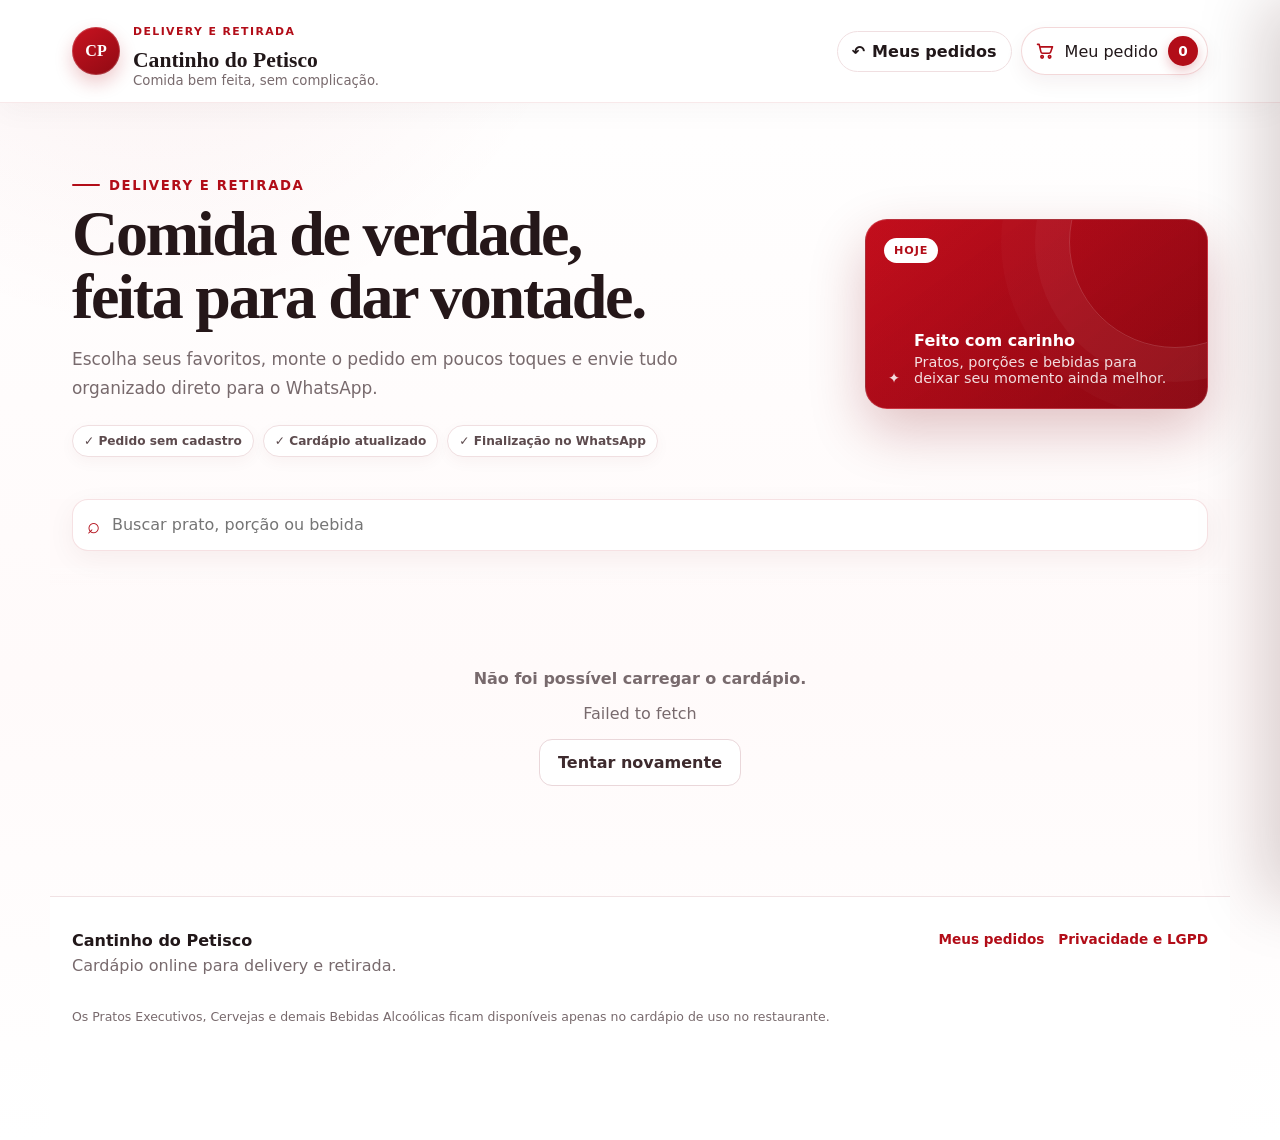
<file: index.html>
<!doctype html>
<html lang="pt-BR">
<head>
  <meta charset="utf-8">
  <meta name="viewport" content="width=device-width, initial-scale=1, viewport-fit=cover">
  <meta name="theme-color" content="#b20d18">
  <meta name="description" content="Cardápio de delivery e retirada do Cantinho do Petisco. Escolha seus itens e envie o pedido pelo WhatsApp.">



  <link rel="canonical" href="https://luizemsaopaulo.github.io/cantinho-do-petisco-v14/">
  <meta property="og:type" content="website">
  <meta property="og:site_name" content="Cantinho do Petisco">
  <meta property="og:locale" content="pt_BR">
  <meta property="og:url" content="https://luizemsaopaulo.github.io/cantinho-do-petisco-v14/">
  <meta property="og:title" content="Cantinho do Petisco | Delivery e Retirada">
  <meta property="og:description" content="Clique para pedir no cardápio digital do Cantinho do Petisco. Escolha seus produtos e envie o pedido pelo WhatsApp.">
  <meta property="og:image" content="https://luizemsaopaulo.github.io/cantinho-do-petisco-v14/assets/whatsapp-preview-v2.jpg?v=24">
  <meta property="og:image:url" content="https://luizemsaopaulo.github.io/cantinho-do-petisco-v14/assets/whatsapp-preview-v2.jpg?v=24">
  <meta property="og:image:secure_url" content="https://luizemsaopaulo.github.io/cantinho-do-petisco-v14/assets/whatsapp-preview-v2.jpg?v=24">
  <meta property="og:image:type" content="image/jpeg">
  <meta property="og:image:width" content="1200">
  <meta property="og:image:height" content="630">
  <meta property="og:image:alt" content="Cantinho do Petisco — cardápio digital e delivery">
  <meta name="twitter:card" content="summary_large_image">
  <meta name="twitter:title" content="Cantinho do Petisco | Delivery e Retirada">
  <meta name="twitter:description" content="Clique para pedir no cardápio digital do Cantinho do Petisco. Escolha seus produtos e envie o pedido pelo WhatsApp.">
  <meta name="twitter:image" content="https://luizemsaopaulo.github.io/cantinho-do-petisco-v14/assets/whatsapp-preview-v2.jpg?v=24">
  <title>Cantinho do Petisco | Delivery e Retirada</title>
  <link rel="manifest" href="manifest.webmanifest?v=27">
  <meta name="apple-mobile-web-app-capable" content="yes">
  <meta name="apple-mobile-web-app-status-bar-style" content="default">
  <meta name="apple-mobile-web-app-title" content="Cantinho">
  <link rel="apple-touch-icon" href="assets/icon-client-192.png?v=27">
  <link rel="stylesheet" href="css/styles.css?v=27">
</head>
<body data-menu-mode="delivery">
  <div class="app-shell">
    <header class="site-header">
      <div class="header-inner">
        <div class="brand-lockup" aria-label="Cantinho do Petisco">
          <div class="brand-mark" aria-hidden="true">CP</div>
          <div>
            <p class="eyebrow">Delivery e retirada</p>
            <h1>Cantinho do Petisco</h1>
            <p class="brand-subtitle">Comida bem feita, sem complicação.</p>
          </div>
        </div>
        <div class="header-client-actions">
          <button id="openHistoryTop" class="history-top" type="button" aria-label="Abrir meus pedidos"><span aria-hidden="true">↶</span><span>Meus pedidos</span></button>
          <button id="openCartTop" class="cart-top" type="button" aria-label="Abrir carrinho">
            <svg viewBox="0 0 24 24" aria-hidden="true"><path d="M3 4h2l2.1 9.1a2 2 0 0 0 2 1.6h7.8a2 2 0 0 0 1.9-1.4L21 7H7.1M10 19a1.5 1.5 0 1 1-3 0 1.5 1.5 0 0 1 3 0Zm9 0a1.5 1.5 0 1 1-3 0 1.5 1.5 0 0 1 3 0Z"/></svg>
            <span>Meu pedido</span>
            <strong id="cartCountTop">0</strong>
          </button>
        </div>
      </div>
    </header>

    <main>
      <section class="hero" aria-labelledby="heroTitle">
        <div class="hero-copy">
          <span class="hero-kicker"><span></span> Delivery e retirada</span>
          <h2 id="heroTitle">Comida de verdade, feita para dar vontade.</h2>
          <p>Escolha seus favoritos, monte o pedido em poucos toques e envie tudo organizado direto para o WhatsApp.</p>
          <div class="hero-trust">
            <span>✓ Pedido sem cadastro</span>
            <span>✓ Cardápio atualizado</span>
            <span>✓ Finalização no WhatsApp</span>
            <button id="installClientBtn" class="pwa-install-inline hidden" type="button">📲 Instalar app</button>
          </div>
        </div>
        <div class="hero-note">
          <div class="hero-note-badge">Hoje</div>
          <span class="hero-note-icon">✦</span>
          <div><strong>Feito com carinho</strong><span>Pratos, porções e bebidas para deixar seu momento ainda melhor.</span></div>
        </div>
      </section>

      <section id="dailySpecialSection" class="daily-special-section hidden" aria-label="Prato do dia">
        <div id="dailySpecialCard" class="daily-special-card"></div>
      </section>

      <section class="menu-tools" aria-label="Ferramentas do cardápio">
        <label class="search-box" for="searchInput">
          <span aria-hidden="true">⌕</span>
          <input id="searchInput" type="search" placeholder="Buscar prato, porção ou bebida" autocomplete="off">
          <button id="clearSearch" class="clear-search hidden" type="button" aria-label="Limpar busca">×</button>
        </label>
        <nav id="categoryNav" class="category-nav" aria-label="Categorias"></nav>
      </section>

      <section id="menuStatus" class="state-card">
        <div class="spinner" aria-hidden="true"></div>
        <p>Carregando o cardápio…</p>
      </section>
      <div id="menuRoot" class="menu-root hidden"></div>
    </main>

    <footer class="site-footer">
      <div>
        <strong>Cantinho do Petisco</strong>
        <p>Cardápio online para delivery e retirada.</p>
      </div>
      <div class="footer-actions">
        <button id="openHistoryFooter" class="text-button" type="button">Meus pedidos</button>
        <button id="privacyBtn" class="text-button" type="button">Privacidade e LGPD</button>
      </div>
      <p class="minor">Os Pratos Executivos, Cervejas e demais Bebidas Alcoólicas ficam disponíveis apenas no cardápio de uso no restaurante.</p>
    </footer>
  </div>

  <button id="mobileCartBar" class="floating-cart hidden" type="button" aria-label="Abrir carrinho">
    <span class="floating-cart-icon" aria-hidden="true">
      <svg viewBox="0 0 24 24"><path d="M3 4h2l2.1 9.1a2 2 0 0 0 2 1.6h7.8a2 2 0 0 0 1.9-1.4L21 7H7.1M10 19a1.5 1.5 0 1 1-3 0 1.5 1.5 0 0 1 3 0Zm9 0a1.5 1.5 0 1 1-3 0 1.5 1.5 0 0 1 3 0Z"/></svg>
      <strong id="cartCountMobile" class="floating-cart-badge">0</strong>
    </span>
    <span class="floating-cart-copy"><small>Meu pedido</small><strong id="cartTotalMobile">R$ 0,00</strong></span>
  </button>

  <div id="overlay" class="overlay hidden" aria-hidden="true"></div>

  <aside id="cartDrawer" class="cart-drawer" aria-label="Seu pedido" aria-hidden="true">
    <div class="drawer-head">
      <div><span class="eyebrow">Seu pedido</span><h2>Resumo</h2></div>
      <button id="closeCart" class="icon-button" type="button" aria-label="Fechar carrinho">×</button>
    </div>
    <div id="cartItems" class="cart-items"></div>
    <div id="cartEmpty" class="empty-cart">
      <div class="empty-icon">♡</div>
      <strong>Seu pedido está vazio</strong>
      <p>Escolha algo do cardápio e ele aparece aqui.</p>
    </div>
    <div id="cartFooter" class="cart-footer hidden">
      <div class="cart-total"><span>Total</span><strong id="cartTotal">R$ 0,00</strong></div>
      <button id="checkoutBtn" class="primary-button" type="button">Continuar pedido</button>
    </div>
  </aside>

  <dialog id="itemDialog" class="app-dialog item-dialog">
    <form id="itemForm">
      <button id="closeItemDialog" class="dialog-close" type="button" aria-label="Fechar">×</button>
      <div id="itemDialogVisual" class="item-dialog-visual"></div>
      <div class="dialog-body">
        <span id="itemDialogCategory" class="eyebrow"></span>
        <h2 id="itemDialogName"></h2>
        <p id="itemDialogDescription" class="dialog-description"></p>
        <div class="item-price-row"><strong id="itemDialogPrice"></strong><span id="itemAvailability"></span></div>
        <div id="sizePickerWrap" class="size-picker-wrap hidden">
          <div class="size-picker-head"><div><span class="size-picker-label">Escolha o tamanho</span><small>O preço muda conforme o tamanho selecionado.</small></div><span id="selectedSizeLabel" class="selected-size-label"></span></div>
          <div id="sizePicker" class="size-picker" role="radiogroup" aria-label="Escolha o tamanho"></div>
          <p id="sizeRequiredMessage" class="size-required-message hidden" role="alert">Selecione um tamanho para continuar.</p>
        </div>
        <div id="itemOptions" class="item-options hidden" aria-live="polite"></div>
        <label id="itemNoteWrap" class="field-label">Observação do item <small class="optional-hint">(opcional)</small>
          <textarea id="itemNote" rows="3" maxlength="180" placeholder="Ex.: retirar ou acrescentar algo? Escreva aqui (opcional)."></textarea>
        </label>
        <div class="add-row">
          <div class="quantity-control" aria-label="Quantidade">
            <button id="itemQtyMinus" type="button">−</button><strong id="itemQty">1</strong><button id="itemQtyPlus" type="button">+</button>
          </div>
          <button id="addItemBtn" class="primary-button" type="submit" value="default">Adicionar</button>
        </div>
      </div>
    </form>
  </dialog>

  <dialog id="checkoutDialog" class="app-dialog checkout-dialog">
    <form id="checkoutForm">
      <button id="closeCheckoutDialog" class="dialog-close" type="button" aria-label="Fechar">×</button>
      <div class="dialog-body">
        <span class="eyebrow">Finalizar</span>
        <h2>Só falta confirmar alguns detalhes</h2>
        <p class="dialog-description">Esses dados não são gravados no Supabase pelo cardápio; eles entram apenas na mensagem enviada ao WhatsApp.</p>

        <label class="field-label">Seu nome <span>*</span>
          <input id="customerName" type="text" maxlength="80" required placeholder="Como podemos chamar você?">
        </label>

        <fieldset class="segmented-fieldset">
          <legend>Como vai receber?</legend>
          <label><input type="radio" name="fulfillment" value="Retirada" checked><span>Retirada</span></label>
          <label><input type="radio" name="fulfillment" value="Entrega"><span>Entrega</span></label>
        </fieldset>

        <div id="addressFields" class="conditional-fields hidden">
          <div id="deliveryLocationCard" class="delivery-location-card">
            <div class="delivery-location-head">
              <div><strong>📍 Calcular entrega</strong><small>Usamos a distância real de carro pelas ruas.</small></div>
              <span class="delivery-limit">até 3 km</span>
            </div>
            <button id="useLocationBtn" class="location-primary-button" type="button">📍 Usar minha localização</button>
            <div class="delivery-or"><span>ou informe o endereço</span></div>

            <label class="field-label">Endereço <span>*</span>
              <input id="customerAddress" type="text" maxlength="180" placeholder="Rua, número e complemento">
            </label>
            <label class="field-label">Bairro
              <input id="customerDistrict" type="text" maxlength="80" placeholder="Seu bairro">
            </label>
            <button id="calcAddressBtn" class="secondary-button delivery-address-button" type="button">Calcular pelo endereço</button>
            <p id="deliveryStatus" class="delivery-status info">Calcule a distância para liberar o envio do pedido.</p>
            <div id="deliveryResult" class="delivery-result hidden" aria-live="polite">
              <span><small>Distância</small><strong id="deliveryDistance">—</strong></span>
              <span><small>Taxa</small><strong id="deliveryFee">—</strong></span>
            </div>
          </div>
        </div>

        <label class="field-label">Forma de pagamento <span>*</span>
          <select id="paymentMethod" required>
            <option value="">Carregando formas de pagamento…</option>
          </select>
        </label>

        <div id="paymentSuboptions" class="payment-suboptions hidden" aria-live="polite"></div>

        <label id="changeField" class="field-label hidden">Troco para quanto?
          <input id="changeFor" type="text" inputmode="decimal" maxlength="20" placeholder="Ex.: 100,00">
          <small id="changeEstimate"></small>
        </label>

        <label class="field-label">Observação geral
          <textarea id="orderNote" rows="3" maxlength="240" placeholder="Alguma observação para o pedido?"></textarea>
        </label>

        <div class="checkout-summary">
          <span>Total do pedido</span><strong id="checkoutTotal">R$ 0,00</strong>
        </div>
        <button id="sendWhatsappBtn" class="primary-button whatsapp-button" type="submit" value="default">Continuar</button>
      </div>
    </form>
  </dialog>


  <dialog id="historyDialog" class="app-dialog history-dialog">
    <div class="dialog-body">
      <button id="closeHistoryDialog" class="dialog-close" type="button" aria-label="Fechar">×</button>
      <span class="eyebrow">Meus pedidos</span>
      <h2>Pedidos deste aparelho</h2>
      <p class="dialog-description">Use um pedido anterior como ponto de partida. Ao repetir, o cardápio aplica os preços e opções disponíveis agora.</p>
      <div id="historyEmpty" class="history-empty"><strong>Você ainda não possui pedidos anteriores neste aparelho.</strong><p>Depois que um pedido for enviado ao WhatsApp, ele aparecerá aqui.</p></div>
      <div id="historyList" class="history-list hidden"></div>
      <div class="dialog-actions history-dialog-actions"><button id="clearHistoryBtn" class="danger-button hidden" type="button">Limpar histórico</button><button id="closeHistoryBottom" class="secondary-button" type="button">Fechar</button></div>
    </div>
  </dialog>

  <dialog id="repeatChoiceDialog" class="app-dialog repeat-choice-dialog">
    <div class="dialog-body">
      <button id="closeRepeatChoice" class="dialog-close" type="button" aria-label="Fechar">×</button>
      <span class="eyebrow">Repetir pedido</span>
      <h2>Você já possui itens no carrinho</h2>
      <p class="dialog-description">Escolha o que fazer com o pedido anterior.</p>
      <div class="repeat-choice-actions"><button id="repeatAddBtn" class="primary-button" type="button">Adicionar pedido ao carrinho</button><button id="repeatReplaceBtn" class="secondary-button" type="button">Substituir carrinho</button><button id="repeatCancelBtn" class="text-button repeat-cancel" type="button">Cancelar</button></div>
    </div>
  </dialog>

  <dialog id="privacyDialog" class="app-dialog info-dialog">
    <form method="dialog">
      <button class="dialog-close" value="cancel" aria-label="Fechar">×</button>
      <div class="dialog-body">
        <span class="eyebrow">Privacidade</span>
        <h2>Como este cardápio trata seus dados</h2>
        <p>O cardápio usa o Supabase para exibir produtos, preços e disponibilidade. Quando você escolhe entrega, a localização ou o endereço informado é enviado à nossa Edge Function apenas para calcular a distância e a taxa; a chave do serviço de rotas fica protegida no servidor.</p>
        <p>Os dados preenchidos no checkout são usados para montar a mensagem do WhatsApp. O carrinho e o histórico de pedidos podem ficar salvos somente neste navegador para facilitar a continuidade e a repetição de pedidos. A chave Pix cadastrada pelo restaurante aparece apenas na comanda do WhatsApp quando Pix for escolhido. Não usamos rastreadores de publicidade neste projeto.</p>
        <button class="secondary-button" value="cancel">Entendi</button>
      </div>
    </form>
  </dialog>


  <aside id="installSuggestion" class="pwa-install-suggestion hidden" aria-label="Instalar aplicativo">
    <div class="pwa-install-icon">📲</div>
    <div class="pwa-install-copy"><strong>Quer o cardápio na tela do celular?</strong><span>Instale o Cantinho do Petisco para abrir mais rápido.</span></div>
    <div class="pwa-install-actions"><button id="installSuggestionInstall" class="primary-button compact" type="button">Instalar</button><button id="installSuggestionDismiss" class="text-button" type="button">Agora não</button></div>
  </aside>
  <dialog id="iosInstallDialog" class="app-dialog info-dialog pwa-ios-dialog"><div class="dialog-body"><span class="eyebrow">Instalar no iPhone</span><h2>Adicionar à Tela de Início</h2><p>No Safari, toque em <strong>Compartilhar</strong> e depois em <strong>Adicionar à Tela de Início</strong>.</p><button id="closeIosInstall" class="primary-button" type="button">Entendi</button></div></dialog>

  <div id="toastRegion" class="toast-region" aria-live="polite"></div>

  <script src="js/config.js?v=27"></script>
  <script src="js/mock-data.js?v=27"></script>
  <script src="js/supabase-rest.js?v=27"></script>
  <script src="js/delivery.js?v=27"></script>
  <script src="js/app.js?v=27"></script>
  <script src="js/pwa-client.js?v=27"></script>
</body>
</html>
</file>
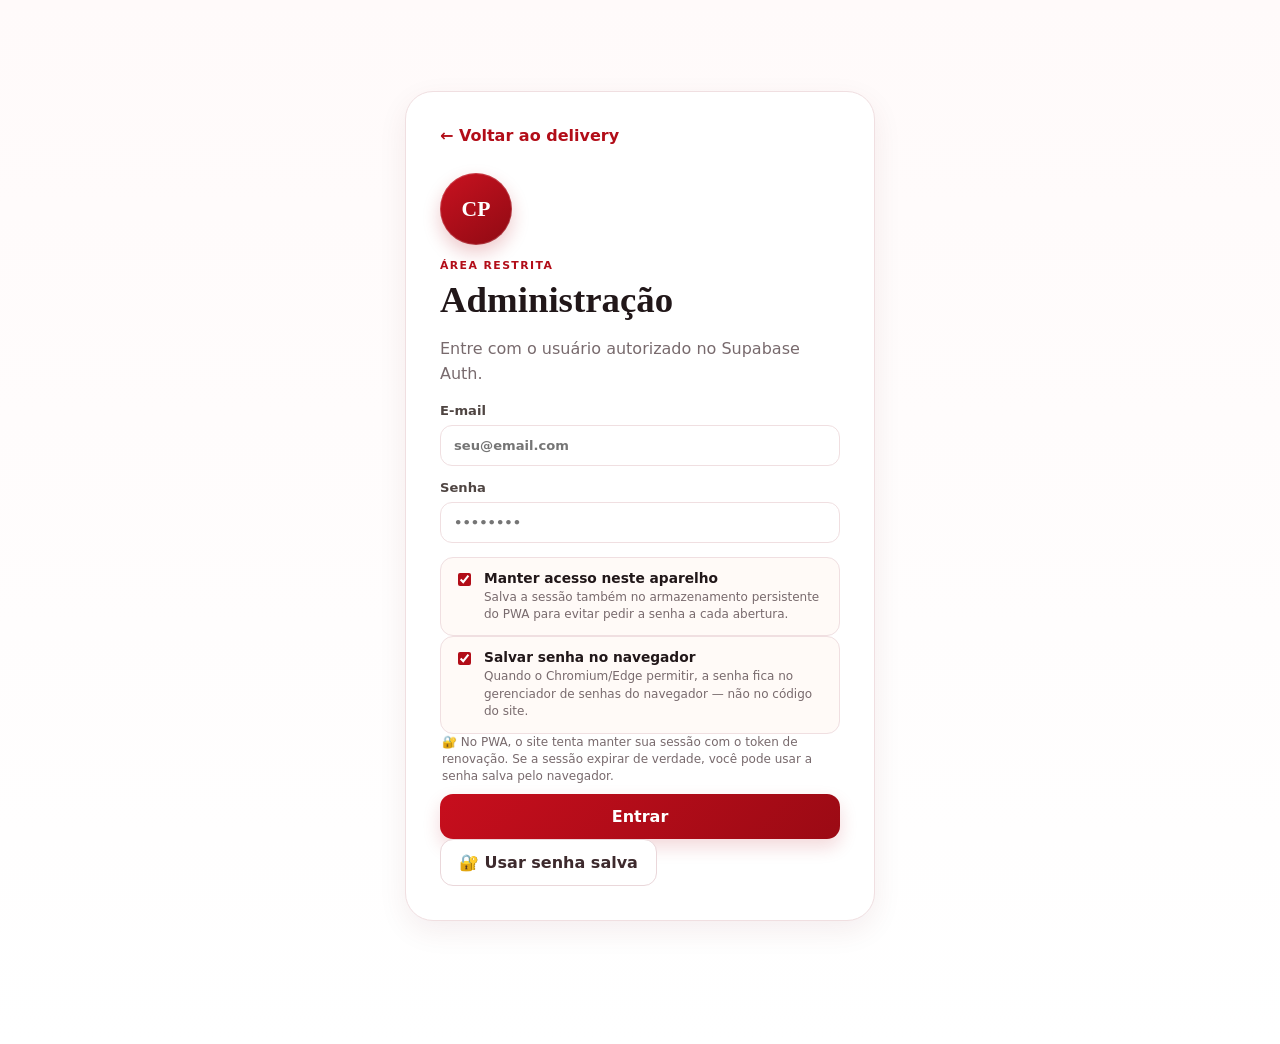
<file: admin.html>
<!doctype html>
<html lang="pt-BR">
<head>
  <meta charset="utf-8">
  <meta name="viewport" content="width=device-width, initial-scale=1">
  <meta name="theme-color" content="#b20d18">
  <meta name="robots" content="noindex,nofollow">
  <title>Admin | Cantinho do Petisco</title>
  <link rel="manifest" href="manifest-admin.webmanifest?v=27">
  <meta name="apple-mobile-web-app-capable" content="yes">
  <meta name="apple-mobile-web-app-status-bar-style" content="default">
  <meta name="apple-mobile-web-app-title" content="Cantinho ADM">
  <link rel="apple-touch-icon" href="assets/icon-admin-192.png?v=27">
  <link rel="stylesheet" href="css/styles.css?v=27">
</head>
<body class="admin-body">
  <main class="admin-shell">
    <section id="loginView" class="login-card">
      <a class="back-link" href="index.html">← Voltar ao delivery</a>
      <div class="brand-mark large">CP</div>
      <span class="eyebrow">Área restrita</span>
      <h1>Administração</h1>
      <p>Entre com o usuário autorizado no Supabase Auth.</p>
      <form id="loginForm" class="stack-form">
        <label class="field-label">E-mail
          <input id="adminEmail" name="username" type="email" autocomplete="username" required placeholder="seu@email.com">
        </label>
        <label class="field-label">Senha
          <input id="adminPassword" name="password" type="password" autocomplete="current-password" required placeholder="••••••••">
        </label>
        <label class="remember-login-card"><input id="keepAdminSignedIn" type="checkbox" checked><span><strong>Manter acesso neste aparelho</strong><small>Salva a sessão também no armazenamento persistente do PWA para evitar pedir a senha a cada abertura.</small></span></label>
        <label class="remember-login-card save-password-card"><input id="saveAdminPassword" type="checkbox" checked><span><strong>Salvar senha no navegador</strong><small>Quando o Chromium/Edge permitir, a senha fica no gerenciador de senhas do navegador — não no código do site.</small></span></label>
        <p id="loginPersistenceStatus" class="password-manager-note">🔐 No PWA, o site tenta manter sua sessão com o token de renovação. Se a sessão expirar de verdade, você pode usar a senha salva pelo navegador.</p>
        <button id="loginBtn" class="primary-button" type="submit">Entrar</button>
        <button id="savedCredentialLoginBtn" class="secondary-button hidden" type="button">🔐 Usar senha salva</button>
        <button id="retrySavedSessionBtn" class="secondary-button hidden" type="button">↻ Tentar sessão salva novamente</button>
        <p id="demoCredentials" class="demo-credentials hidden">Modo demonstração: admin@demo.local / 123456</p>
      </form>
      <div id="loginMessage" class="form-message hidden"></div>
    </section>

    <section id="adminView" class="admin-dashboard hidden">
      <header class="admin-header admin-header-v5 admin-header-clean admin-header-left-menu">
        <div class="admin-header-main">
          <button id="adminToolsMenuBtn" class="admin-menu-toggle" type="button" aria-label="Abrir menu" aria-controls="adminToolsMenu" aria-expanded="false" title="Menu">
            <span class="hamburger-lines" aria-hidden="true"><i></i><i></i><i></i></span>
          </button>
          <div class="admin-title-block">
            <span class="eyebrow">Cantinho do Petisco</span>
            <h1>Painel administrativo</h1>
            <p>Gerencie o cardápio por setores, fotos, disponibilidade e o prato de cada dia da semana.</p>
            <div class="admin-user-line">Conectado como <strong id="adminIdentity"></strong></div>
          </div>
        </div>
        <div class="admin-header-actions admin-header-actions-clean">
          <button id="logoutBtn" class="secondary-button small" type="button">Sair</button>
        </div>
      </header>

      <div id="adminToolsOverlay" class="admin-tools-overlay hidden" aria-hidden="true"></div>
      <aside id="adminToolsMenu" class="admin-tools-menu" aria-hidden="true" aria-labelledby="adminToolsMenuTitle">
        <div class="admin-tools-menu-head">
          <div>
            <span class="eyebrow">Atalhos</span>
            <h2 id="adminToolsMenuTitle">Menu</h2>
          </div>
          <button id="closeAdminToolsMenu" class="admin-tools-close" type="button" aria-label="Fechar menu">×</button>
        </div>
        <nav class="admin-tools-list" aria-label="Ferramentas do painel">
          <button id="installAdminPwa" class="admin-tools-item admin-tools-install hidden" type="button"><span>📲</span><strong>Instalar Cantinho Admin</strong></button>
          <button id="openDeliveryQuick" class="admin-tools-item" type="button"><span>🛵</span><strong>Abrir página Delivery</strong></button>
          <button id="openRestaurantQuick" class="admin-tools-item" type="button"><span>🍽️</span><strong>Abrir página Restaurante</strong></button>
          <div class="admin-tools-divider" role="separator"></div>
          <button id="shareDeliveryWhatsApp" class="admin-tools-item admin-tools-whatsapp" type="button"><span>💬</span><strong>Compartilhar Delivery</strong></button>
          <button id="shareRestaurantWhatsApp" class="admin-tools-item admin-tools-whatsapp" type="button"><span>💬</span><strong>Compartilhar Restaurante</strong></button>
          <div class="admin-tools-divider" role="separator"></div>
          <button id="qrDeliveryBtn" class="admin-tools-item" type="button"><span>▦</span><strong>QR Code Delivery</strong></button>
          <button id="qrRestaurantBtn" class="admin-tools-item" type="button"><span>▦</span><strong>QR Code Restaurante</strong></button>
          <div class="admin-tools-divider" role="separator"></div>
          <button id="deliverySettingsBtn" class="admin-tools-item" type="button"><span>⚙️</span><strong>Configurações do Delivery</strong></button>
          <button id="paymentSettingsBtn" class="admin-tools-item" type="button"><span>💳</span><strong>Pagamentos</strong></button>
        </nav>
      </aside>
      <div class="admin-metrics">
        <article><span>Produtos cadastrados</span><strong id="metricProducts">0</strong></article>
        <article><span>Disponíveis no cardápio</span><strong id="metricAvailable">0</strong></article>
        <article><span>Não publicados</span><strong id="metricInactive">0</strong></article>
        <article><span>Categorias</span><strong id="metricCategories">0</strong></article>
      </div>

      <nav class="admin-tabs admin-tabs-v5" aria-label="Seções do painel">
        <button class="admin-tab active" data-tab="products" type="button"><span>🍽️</span><strong>Produtos</strong><small>Organizados por categoria</small></button>
        <button class="admin-tab" data-tab="special" type="button"><span>📅</span><strong>Prato do dia</strong><small>Programação semanal</small></button>
      </nav>

      <section id="productsTab" class="admin-tabpanel">
        <div class="admin-panel-heading">
          <div>
            <span class="eyebrow">Cardápio</span>
            <h2>Produtos por categoria</h2>
            <p>Cada setor fica separado para facilitar a localização e edição dos itens.</p>
          </div>
          <button id="newProductBtn" class="primary-button small" type="button">+ Novo produto</button>
        </div>

        <div class="admin-toolbar admin-toolbar-v5 admin-toolbar-collapsible">
          <label class="search-box admin-search">
            <span>⌕</span><input id="adminSearch" type="search" placeholder="Buscar em todas as categorias"><button id="clearAdminSearch" class="clear-search hidden" type="button">×</button>
          </label>
          <select id="adminCategoryFilter" aria-label="Filtrar categoria"><option value="">Todas as categorias</option></select>
          <div class="admin-collapse-actions" aria-label="Controles das categorias">
            <button id="expandAllCategories" class="secondary-button compact" type="button">Expandir todas</button>
            <button id="collapseAllCategories" class="secondary-button compact" type="button">Recolher todas</button>
          </div>
        </div>

        <div class="admin-visibility-note"><strong>Visibilidade das duas páginas</strong><span>Pratos Executivos, Cervejas e Bebidas Alcoólicas continuam cadastrados e editáveis aqui, mas são ocultados automaticamente no <b>delivery</b>. No <b>cardápio do restaurante</b>, todas as categorias publicadas aparecem.</span></div>
        <div id="productsGroups" class="admin-category-groups"></div>
        <div id="adminEmpty" class="state-card hidden"><p>Nenhum produto encontrado.</p></div>
      </section>

      <section id="specialTab" class="admin-tabpanel hidden">
        <div class="admin-panel-heading">
          <div>
            <span class="eyebrow">Programação semanal</span>
            <h2>Prato do dia por dia da semana</h2>
            <p>Organize as marmitas de cada dia. Você pode deixar um ou vários pratos disponíveis no mesmo dia da semana.</p>
          </div>
        </div>

        <div class="weekly-special-layout">
          <article class="admin-section-card special-editor-card">
            <div class="admin-card-title">
              <span class="step-badge">1</span>
              <div><strong>Configurar um dia</strong><small>Escolha o dia e a marmita. Tamanho e preço ficam dentro do produto.</small></div>
            </div>
            <form id="specialForm" class="special-form-v5">
              <input id="specialId" type="hidden">
              <input id="specialProduct" type="hidden" required>
              <label class="field-label">Dia da semana
                <select id="specialWeekday" required>
                  <option value="">Selecione...</option>
                  <option value="1">Segunda-feira</option>
                  <option value="2">Terça-feira</option>
                  <option value="3">Quarta-feira</option>
                  <option value="4">Quinta-feira</option>
                  <option value="5">Sexta-feira</option>
                  <option value="6">Sábado</option>
                  <option value="0">Domingo</option>
                </select>
              </label>
              <div class="field-label special-picker-field">
                <span>Marmita <span>*</span></span>
                <button id="openSpecialPicker" class="special-picker-button" type="button">
                  <span><strong id="specialPickerLabel">Escolher marmita</strong><small id="specialPickerHint">Somente marmitas · sem tamanho e sem preço nesta etapa</small></span>
                  <b aria-hidden="true">›</b>
                </button>
              </div>
              <label class="field-label">Observação<input id="specialNote" type="text" maxlength="160" placeholder="Ex.: Sugestão da casa"></label>
              <label class="switch-line switch-card"><input id="specialActive" type="checkbox" checked><span><strong>Ativo</strong><small>Mostrar este prato quando chegar esse dia.</small></span></label>
              <div class="special-form-actions">
                <button id="cancelSpecialEdit" class="secondary-button hidden" type="button">Cancelar edição</button>
                <button class="primary-button" type="submit">Salvar programação</button>
              </div>
            </form>
          </article>

          <article class="admin-section-card weekly-overview-card">
            <div class="admin-card-title">
              <span class="step-badge">2</span>
              <div><strong>Semana cadastrada</strong><small>Veja rapidamente todas as marmitas definidas para cada dia.</small></div>
            </div>
            <div id="specialList" class="weekly-special-list"></div>
          </article>
        </div>
      </section>
    </section>
  </main>

  <dialog id="productDialog" class="app-dialog product-admin-dialog product-admin-dialog-v5">
    <form id="productForm">
      <button id="closeProductDialog" class="dialog-close" type="button" aria-label="Fechar">×</button>
      <div class="dialog-body admin-product-dialog-body">
        <div class="product-dialog-heading">
          <span class="eyebrow">Cadastro de produto</span>
          <h2 id="productDialogTitle">Novo produto</h2>
          <p>Os campos estão separados por assunto para ficar mais fácil administrar.</p>
        </div>
        <input id="productId" type="hidden">

        <section class="form-section-card">
          <div class="form-section-title"><span>1</span><div><strong>Informações principais</strong><small>Nome, categoria e descrição que o cliente verá.</small></div></div>
          <div class="form-grid">
            <label class="field-label span-2">Nome <span>*</span><input id="productName" type="text" maxlength="160" required></label>
            <label class="field-label">Categoria <span>*</span><select id="productCategory" required></select></label>
            <label class="field-label">Tamanho
              <select id="productSize"><option value="">Sem tamanho</option><option value="P">P — Pequena</option><option value="M">M — Média</option><option value="G">G — Grande</option></select>
              <small>Nas marmitas, o mesmo nome com tamanhos diferentes vira um único card.</small>
            </label>
            <label class="field-label span-2">Descrição<textarea id="productDescription" rows="3" maxlength="500" placeholder="Ex.: Acompanha arroz, feijão, fritas e farofa."></textarea></label>
          </div>
        </section>

        <section class="form-section-card">
          <div class="form-section-title"><span>2</span><div><strong>Preço e organização</strong><small>Valor de venda e posição dentro da categoria.</small></div></div>
          <div class="form-grid">
            <label class="field-label">Preço <span>*</span><input id="productPrice" type="number" min="0" step="0.01" required></label>
            <label class="field-label">Ordem<input id="productOrder" type="number" min="0" step="1" value="0"><small>Números menores aparecem primeiro.</small></label>
          </div>
        </section>

        <section class="form-section-card">
          <div class="form-section-title"><span>3</span><div><strong>Foto do produto</strong><small>JPG, PNG ou WEBP, até 5 MB.</small></div></div>
          <label class="admin-file-drop">Escolher imagem<input id="productImage" type="file" accept="image/jpeg,image/png,image/webp"></label>
          <div id="imagePreviewBox" class="image-preview-box hidden"><img id="imagePreview" alt="Prévia da imagem"><button id="removeImageBtn" type="button" class="text-button danger">Remover foto</button></div>
        </section>

        <section class="form-section-card">
          <div class="form-section-title"><span>4</span><div><strong>Disponibilidade e destaque</strong><small>Controle como o item aparece para o cliente.</small></div></div>
          <div class="switch-grid switch-grid-v5">
            <label class="switch-line switch-card"><input id="productAvailable" type="checkbox" checked><span><strong>Disponível</strong><small>Pode ser pedido agora.</small></span></label>
            <label class="switch-line switch-card"><input id="productActive" type="checkbox" checked><span><strong>Publicado</strong><small>Aparece no cardápio.</small></span></label>
            <label class="switch-line switch-card"><input id="productFeatured" type="checkbox"><span><strong>Destaque</strong><small>Recebe selo especial.</small></span></label>
          </div>
        </section>

        <section class="form-section-card product-special-section">
          <div class="form-section-title"><span>5</span><div><strong>Prato do dia</strong><small>Disponível somente para produtos da categoria Marmitas.</small></div></div>
          <div id="productSpecialCategoryWarning" class="product-special-category-warning hidden">Para tornar um item prato do dia, selecione a categoria <strong>Marmitas</strong>.</div>
          <div id="productSpecialControls">
            <label class="switch-line switch-card product-special-toggle"><input id="productDailySpecial" type="checkbox"><span><strong>Tornar prato do dia</strong><small>Ative e escolha um ou mais dias da semana.</small></span></label>
            <div id="productSpecialFields" class="product-special-fields hidden">
              <div class="weekday-check-grid" role="group" aria-label="Dias da semana do prato do dia">
                <label><input type="checkbox" data-product-special-day="1"><span>Segunda</span></label>
                <label><input type="checkbox" data-product-special-day="2"><span>Terça</span></label>
                <label><input type="checkbox" data-product-special-day="3"><span>Quarta</span></label>
                <label><input type="checkbox" data-product-special-day="4"><span>Quinta</span></label>
                <label><input type="checkbox" data-product-special-day="5"><span>Sexta</span></label>
                <label><input type="checkbox" data-product-special-day="6"><span>Sábado</span></label>
                <label><input type="checkbox" data-product-special-day="0"><span>Domingo</span></label>
              </div>
              <div id="productSpecialExisting" class="product-special-existing"></div>
              <div class="product-special-info"><strong>Mais de um prato no mesmo dia</strong><small>Se o dia já tiver outro prato, você poderá escolher entre adicionar este também ou substituir os pratos atuais.</small></div>
            </div>
          </div>
        </section>

        <section class="form-section-card options-admin-section">
          <div class="form-section-title"><span>6</span><div><strong>Personalização do produto</strong><small>Observação, sabores e adicionais que aparecem ao cliente.</small></div></div>
          <label class="switch-line switch-card notes-switch-card"><input id="productAllowNotes" type="checkbox" checked><span><strong>Permitir observação do cliente</strong><small>No cardápio aparece um texto neutro: “Retirar ou acrescentar algo? Escreva aqui (opcional).”</small></span></label>
          <div class="option-editor-toolbar">
            <div><strong>Grupos de escolha</strong><small>Ex.: Sabores, Adicionais, Escolha sua bebida.</small></div>
            <button id="addOptionGroupBtn" class="secondary-button compact" type="button">+ Novo grupo</button>
          </div>
          <div id="optionGroupsEditor" class="option-groups-editor"></div>
          <div id="optionGroupsEmpty" class="option-groups-empty">Este produto ainda não tem sabores ou adicionais.</div>
        </section>

        <div class="dialog-actions split-actions sticky-dialog-actions">
          <button id="deleteProductBtn" class="danger-button hidden" type="button">Excluir produto</button>
          <div><button id="cancelProductDialog" class="secondary-button" type="button">Cancelar</button><button id="saveProductBtn" class="primary-button" type="submit" value="default">Salvar produto</button></div>
        </div>
      </div>
    </form>
  </dialog>

  <dialog id="specialPickerDialog" class="app-dialog special-picker-dialog">
    <div class="dialog-body">
      <button id="closeSpecialPicker" class="dialog-close" type="button" aria-label="Fechar">×</button>
      <span class="eyebrow">Prato do dia</span>
      <h2>Escolher marmita</h2>
      <p class="dialog-description">A lista mostra somente marmitas. Tamanhos e valores aparecem para o cliente depois que ele abre o prato.</p>
      <label class="search-box special-picker-search"><span>⌕</span><input id="specialPickerSearch" type="search" placeholder="Buscar marmita" autocomplete="off"><button id="clearSpecialPickerSearch" class="clear-search hidden" type="button" aria-label="Limpar busca">×</button></label>
      <div id="specialPickerList" class="special-picker-list"></div>
      <div id="specialPickerEmpty" class="state-card hidden"><p>Nenhuma marmita encontrada.</p></div>
    </div>
  </dialog>

  <dialog id="specialPickConfirmDialog" class="app-dialog special-pick-confirm-dialog">
    <div class="dialog-body">
      <span class="eyebrow">Confirmar escolha</span>
      <h2 id="specialPickConfirmTitle">Selecionar esta marmita?</h2>
      <p id="specialPickConfirmText" class="dialog-description"></p>
      <div id="specialPickConfirmChoice" class="special-pick-confirm-choice"></div>
      <div id="specialPickConfirmExisting" class="special-conflict-existing hidden"></div>
      <div class="special-conflict-actions">
        <button id="specialPickConfirmCancel" class="secondary-button" type="button">Cancelar</button>
        <button id="specialPickConfirmReplace" class="secondary-button danger-outline hidden" type="button">Selecionar e substituir atuais</button>
        <button id="specialPickConfirmAdd" class="primary-button" type="button">Confirmar seleção</button>
      </div>
    </div>
  </dialog>

  <dialog id="specialConflictDialog" class="app-dialog special-conflict-dialog">
    <div class="dialog-body">
      <span class="eyebrow">Prato do dia</span>
      <h2 id="specialConflictTitle">Este dia já tem prato cadastrado</h2>
      <p id="specialConflictText" class="dialog-description"></p>
      <div id="specialConflictExisting" class="special-conflict-existing"></div>
      <div class="special-conflict-actions">
        <button id="specialConflictCancel" class="secondary-button" type="button">Cancelar</button>
        <button id="specialConflictReplace" class="secondary-button danger-outline" type="button">Substituir atuais</button>
        <button id="specialConflictAdd" class="primary-button" type="button">Adicionar também</button>
      </div>
    </div>
  </dialog>


  <dialog id="deliverySettingsDialog" class="app-dialog delivery-settings-dialog">
    <form id="deliverySettingsForm" class="dialog-body delivery-settings-form">
      <button id="closeDeliverySettings" class="dialog-close" type="button" aria-label="Fechar">×</button>
      <span class="eyebrow">Delivery</span>
      <h2>Configurações do Delivery</h2>
      <p class="dialog-description">Altere regras de entrega sem editar código nem republicar o site. As mudanças ficam no Supabase.</p>

      <div id="deliverySettingsLoading" class="form-message">Carregando configurações…</div>
      <div id="deliverySettingsFields" class="hidden">
        <section class="delivery-settings-section">
          <label class="admin-check-row"><input id="deliveryEnabled" type="checkbox"><span><strong>Delivery ativo</strong><small>Desmarque para suspender temporariamente todas as entregas.</small></span></label>
          <label class="admin-check-row"><input id="deliveryEnforceHours" type="checkbox"><span><strong>Respeitar horário de funcionamento</strong><small>Quando ativo, pedidos de entrega ficam bloqueados fora dos horários abaixo.</small></span></label>
        </section>

        <section class="delivery-settings-section">
          <h3>Distância e valores</h3>
          <div class="delivery-settings-grid">
            <label>Distância máxima (km)<input id="deliveryMaxKm" type="number" min="0.1" max="100" step="0.1" required></label>
            <label>Pedido mínimo (R$)<input id="deliveryMinimumOrder" type="number" min="0" step="0.01" placeholder="Sem mínimo"></label>
            <label>Entrega grátis a partir de (R$)<input id="deliveryFreeOver" type="number" min="0" step="0.01" placeholder="Desativado"></label>
          </div>
          <p class="delivery-coordinate-note">Origem fixa do comércio: <strong>-23.055199, -46.3526171</strong></p>
        </section>

        <section class="delivery-settings-section">
          <div class="delivery-settings-section-head"><div><h3>Taxas por distância</h3><p>A primeira faixa cujo limite contenha a distância será usada.</p></div><button id="addDeliveryTier" class="secondary-button small" type="button">+ Adicionar faixa</button></div>
          <div id="deliveryTiers" class="delivery-tiers"></div>
          <p class="field-hint">Exemplo: até 1 km = R$ 3,00; até 2 km = R$ 4,00; até 3 km = R$ 5,00.</p>
        </section>

        <section class="delivery-settings-section">
          <h3>Bairros sem entrega</h3>
          <label>Um por linha ou separados por vírgula<textarea id="deliveryBlockedDistricts" rows="3" placeholder="Ex.: Bairro X, Bairro Y"></textarea></label>
        </section>

        <section class="delivery-settings-section">
          <h3>Horários por dia</h3>
          <div id="deliveryBusinessHours" class="delivery-hours"></div>
        </section>

        <div id="deliverySettingsMessage" class="form-message hidden"></div>
        <div class="dialog-actions">
          <button id="cancelDeliverySettings" class="secondary-button" type="button">Cancelar</button>
          <button id="saveDeliverySettings" class="primary-button" type="submit">Salvar configurações</button>
        </div>
      </div>
    </form>
  </dialog>


  <dialog id="paymentSettingsDialog" class="app-dialog payment-settings-dialog">
    <form id="paymentSettingsForm" class="dialog-body payment-settings-form">
      <button id="closePaymentSettings" class="dialog-close" type="button" aria-label="Fechar">×</button>
      <span class="eyebrow">Pagamentos</span>
      <h2>Configurações de pagamento</h2>
      <p class="dialog-description">Ative somente os meios que o restaurante realmente aceita. As configurações ficam salvas no Supabase e a página pública se adapta automaticamente.</p>

      <div id="paymentSettingsLoading" class="form-message">Carregando configurações…</div>
      <div id="paymentSettingsFields" class="hidden">
        <section class="delivery-settings-section">
          <h3>Pix</h3>
          <label class="admin-check-row"><input id="pixDirectEnabled" type="checkbox"><span><strong>Pix ativo</strong><small>A chave aparece somente no final da comanda enviada ao WhatsApp.</small></span></label>
          <div class="delivery-settings-grid">
            <label>Tipo da chave
              <select id="pixKeyType">
                <option value="CNPJ">CNPJ</option><option value="CPF">CPF</option><option value="Telefone">Telefone</option><option value="E-mail">E-mail</option><option value="Aleatória">Aleatória</option>
              </select>
            </label>
            <label>Chave Pix <input id="pixKey" type="text" maxlength="160" autocomplete="off" placeholder="Digite a chave"></label>
          </div>
          <label>Nome do recebedor <input id="pixReceiverName" type="text" maxlength="120" autocomplete="off" placeholder="Nome que o cliente deve conferir"></label>
        </section>

        <section class="delivery-settings-section">
          <h3>Pagamento presencial</h3>
          <label class="admin-check-row"><input id="creditMachineEnabled" type="checkbox"><span><strong>Cartão de crédito na maquininha</strong><small>Pagamento com o entregador ou no momento da retirada.</small></span></label>
          <label class="admin-check-row"><input id="debitMachineEnabled" type="checkbox"><span><strong>Cartão de débito na maquininha</strong><small>Pagamento com o entregador ou no momento da retirada.</small></span></label>
          <label class="admin-check-row"><input id="cashEnabled" type="checkbox"><span><strong>Dinheiro</strong><small>O cliente informa se precisa de troco e para quanto.</small></span></label>
        </section>

        <div id="paymentSettingsMessage" class="form-message hidden"></div>
        <div class="dialog-actions">
          <button id="cancelPaymentSettings" class="secondary-button" type="button">Cancelar</button>
          <button id="savePaymentSettings" class="primary-button" type="submit">Salvar pagamentos</button>
        </div>
      </div>
    </form>
  </dialog>

  <dialog id="qrDialog" class="app-dialog info-dialog qr-dialog"><div class="dialog-body"><span class="eyebrow">Compartilhar</span><h2 id="qrDialogTitle">QR Code</h2><img id="qrDialogImage" class="qr-dialog-image" alt="QR Code do cardápio"><p id="qrDialogLink" class="qr-dialog-link"></p><button id="closeQrDialog" class="primary-button" type="button">Fechar</button></div></dialog>
  <dialog id="adminIosInstallDialog" class="app-dialog info-dialog pwa-ios-dialog"><div class="dialog-body"><span class="eyebrow">Instalar no iPhone</span><h2>Adicionar Cantinho Admin</h2><p>No Safari, toque em <strong>Compartilhar</strong> e depois em <strong>Adicionar à Tela de Início</strong>.</p><button id="closeAdminIosInstall" class="primary-button" type="button">Entendi</button></div></dialog>
  <div id="toastRegion" class="toast-region" aria-live="polite"></div>

  <script src="js/config.js?v=27"></script>
  <script src="js/mock-data.js?v=27"></script>
  <script src="js/supabase-rest.js?v=27"></script>
  <script src="js/admin.js?v=27"></script>
  <script src="js/pwa-admin.js?v=27"></script>
</body>
</html>
</file>
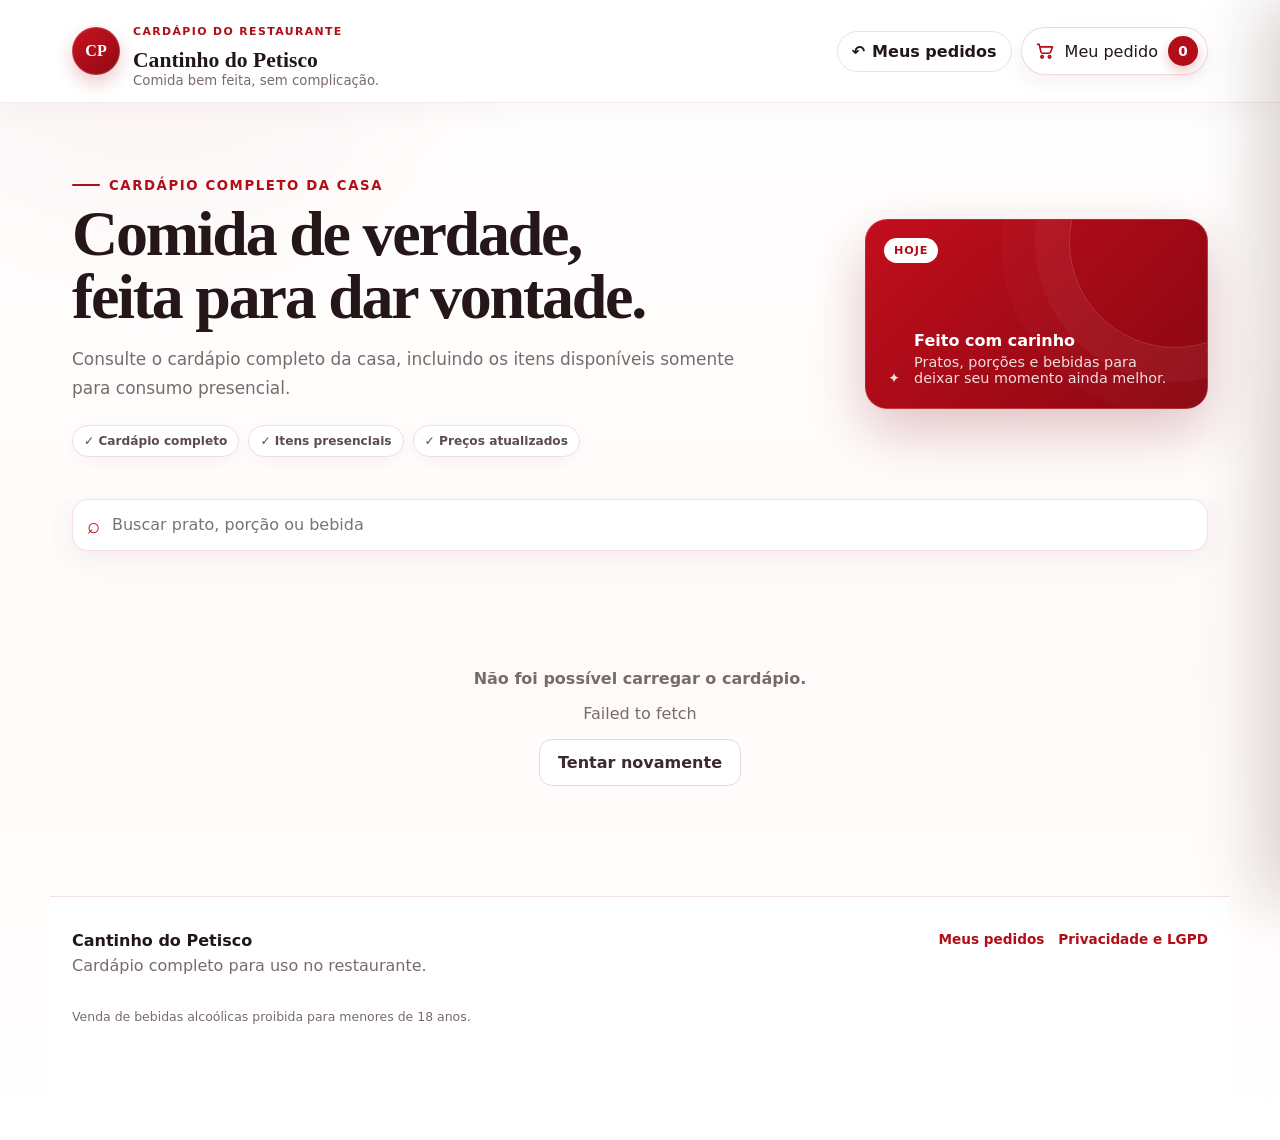
<file: restaurante.html>
<!doctype html>
<html lang="pt-BR">
<head>
  <meta charset="utf-8">
  <meta name="viewport" content="width=device-width, initial-scale=1, viewport-fit=cover">
  <meta name="theme-color" content="#b20d18">
  <meta name="description" content="Cardápio completo do Cantinho do Petisco para uso no restaurante.">



  <link rel="canonical" href="https://luizemsaopaulo.github.io/cantinho-do-petisco-v14/restaurante.html">
  <meta property="og:type" content="website">
  <meta property="og:site_name" content="Cantinho do Petisco">
  <meta property="og:locale" content="pt_BR">
  <meta property="og:url" content="https://luizemsaopaulo.github.io/cantinho-do-petisco-v14/restaurante.html">
  <meta property="og:title" content="Cantinho do Petisco | Cardápio no Restaurante">
  <meta property="og:description" content="Confira o cardápio completo do Cantinho do Petisco com pratos, porções e bebidas.">
  <meta property="og:image" content="https://luizemsaopaulo.github.io/cantinho-do-petisco-v14/assets/whatsapp-preview-v2.jpg?v=24">
  <meta property="og:image:url" content="https://luizemsaopaulo.github.io/cantinho-do-petisco-v14/assets/whatsapp-preview-v2.jpg?v=24">
  <meta property="og:image:secure_url" content="https://luizemsaopaulo.github.io/cantinho-do-petisco-v14/assets/whatsapp-preview-v2.jpg?v=24">
  <meta property="og:image:type" content="image/jpeg">
  <meta property="og:image:width" content="1200">
  <meta property="og:image:height" content="630">
  <meta property="og:image:alt" content="Cantinho do Petisco — cardápio digital e delivery">
  <meta name="twitter:card" content="summary_large_image">
  <meta name="twitter:title" content="Cantinho do Petisco | Cardápio no Restaurante">
  <meta name="twitter:description" content="Confira o cardápio completo do Cantinho do Petisco com pratos, porções e bebidas.">
  <meta name="twitter:image" content="https://luizemsaopaulo.github.io/cantinho-do-petisco-v14/assets/whatsapp-preview-v2.jpg?v=24">
  <title>Cantinho do Petisco | Cardápio no Restaurante</title>
  <link rel="manifest" href="manifest.webmanifest?v=27">
  <meta name="apple-mobile-web-app-capable" content="yes">
  <meta name="apple-mobile-web-app-status-bar-style" content="default">
  <meta name="apple-mobile-web-app-title" content="Cantinho">
  <link rel="apple-touch-icon" href="assets/icon-client-192.png?v=27">
  <link rel="stylesheet" href="css/styles.css?v=27">
</head>
<body data-menu-mode="restaurant">
  <div class="app-shell">
    <header class="site-header">
      <div class="header-inner">
        <div class="brand-lockup" aria-label="Cantinho do Petisco">
          <div class="brand-mark" aria-hidden="true">CP</div>
          <div>
            <p class="eyebrow">Cardápio do restaurante</p>
            <h1>Cantinho do Petisco</h1>
            <p class="brand-subtitle">Comida bem feita, sem complicação.</p>
          </div>
        </div>
        <div class="header-client-actions">
          <button id="openHistoryTop" class="history-top" type="button" aria-label="Abrir meus pedidos"><span aria-hidden="true">↶</span><span>Meus pedidos</span></button>
          <button id="openCartTop" class="cart-top" type="button" aria-label="Abrir carrinho">
            <svg viewBox="0 0 24 24" aria-hidden="true"><path d="M3 4h2l2.1 9.1a2 2 0 0 0 2 1.6h7.8a2 2 0 0 0 1.9-1.4L21 7H7.1M10 19a1.5 1.5 0 1 1-3 0 1.5 1.5 0 0 1 3 0Zm9 0a1.5 1.5 0 1 1-3 0 1.5 1.5 0 0 1 3 0Z"/></svg>
            <span>Meu pedido</span>
            <strong id="cartCountTop">0</strong>
          </button>
        </div>
      </div>
    </header>

    <main>
      <section class="hero" aria-labelledby="heroTitle">
        <div class="hero-copy">
          <span class="hero-kicker"><span></span> Cardápio completo da casa</span>
          <h2 id="heroTitle">Comida de verdade, feita para dar vontade.</h2>
          <p>Consulte o cardápio completo da casa, incluindo os itens disponíveis somente para consumo presencial.</p>
          <div class="hero-trust">
            <span>✓ Cardápio completo</span>
            <span>✓ Itens presenciais</span>
            <span>✓ Preços atualizados</span>
            <button id="installClientBtn" class="pwa-install-inline hidden" type="button">📲 Instalar app</button>
          </div>
        </div>
        <div class="hero-note">
          <div class="hero-note-badge">Hoje</div>
          <span class="hero-note-icon">✦</span>
          <div><strong>Feito com carinho</strong><span>Pratos, porções e bebidas para deixar seu momento ainda melhor.</span></div>
        </div>
      </section>

      <section id="dailySpecialSection" class="daily-special-section hidden" aria-label="Prato do dia">
        <div id="dailySpecialCard" class="daily-special-card"></div>
      </section>

      <section class="menu-tools" aria-label="Ferramentas do cardápio">
        <label class="search-box" for="searchInput">
          <span aria-hidden="true">⌕</span>
          <input id="searchInput" type="search" placeholder="Buscar prato, porção ou bebida" autocomplete="off">
          <button id="clearSearch" class="clear-search hidden" type="button" aria-label="Limpar busca">×</button>
        </label>
        <nav id="categoryNav" class="category-nav" aria-label="Categorias"></nav>
      </section>

      <section id="menuStatus" class="state-card">
        <div class="spinner" aria-hidden="true"></div>
        <p>Carregando o cardápio…</p>
      </section>
      <div id="menuRoot" class="menu-root hidden"></div>
    </main>

    <footer class="site-footer">
      <div>
        <strong>Cantinho do Petisco</strong>
        <p>Cardápio completo para uso no restaurante.</p>
      </div>
      <div class="footer-actions">
        <button id="openHistoryFooter" class="text-button" type="button">Meus pedidos</button>
        <button id="privacyBtn" class="text-button" type="button">Privacidade e LGPD</button>
      </div>
      <p class="minor">Venda de bebidas alcoólicas proibida para menores de 18 anos.</p>
    </footer>
  </div>

  <button id="mobileCartBar" class="floating-cart hidden" type="button" aria-label="Abrir carrinho">
    <span class="floating-cart-icon" aria-hidden="true">
      <svg viewBox="0 0 24 24"><path d="M3 4h2l2.1 9.1a2 2 0 0 0 2 1.6h7.8a2 2 0 0 0 1.9-1.4L21 7H7.1M10 19a1.5 1.5 0 1 1-3 0 1.5 1.5 0 0 1 3 0Zm9 0a1.5 1.5 0 1 1-3 0 1.5 1.5 0 0 1 3 0Z"/></svg>
      <strong id="cartCountMobile" class="floating-cart-badge">0</strong>
    </span>
    <span class="floating-cart-copy"><small>Meu pedido</small><strong id="cartTotalMobile">R$ 0,00</strong></span>
  </button>

  <div id="overlay" class="overlay hidden" aria-hidden="true"></div>

  <aside id="cartDrawer" class="cart-drawer" aria-label="Seu pedido" aria-hidden="true">
    <div class="drawer-head">
      <div><span class="eyebrow">Seu pedido</span><h2>Resumo</h2></div>
      <button id="closeCart" class="icon-button" type="button" aria-label="Fechar carrinho">×</button>
    </div>
    <div id="cartItems" class="cart-items"></div>
    <div id="cartEmpty" class="empty-cart">
      <div class="empty-icon">♡</div>
      <strong>Seu pedido está vazio</strong>
      <p>Escolha algo do cardápio e ele aparece aqui.</p>
    </div>
    <div id="cartFooter" class="cart-footer hidden">
      <div class="cart-total"><span>Total</span><strong id="cartTotal">R$ 0,00</strong></div>
      <button id="checkoutBtn" class="primary-button" type="button">Continuar pedido</button>
    </div>
  </aside>

  <dialog id="itemDialog" class="app-dialog item-dialog">
    <form id="itemForm">
      <button id="closeItemDialog" class="dialog-close" type="button" aria-label="Fechar">×</button>
      <div id="itemDialogVisual" class="item-dialog-visual"></div>
      <div class="dialog-body">
        <span id="itemDialogCategory" class="eyebrow"></span>
        <h2 id="itemDialogName"></h2>
        <p id="itemDialogDescription" class="dialog-description"></p>
        <div class="item-price-row"><strong id="itemDialogPrice"></strong><span id="itemAvailability"></span></div>
        <div id="sizePickerWrap" class="size-picker-wrap hidden">
          <div class="size-picker-head"><div><span class="size-picker-label">Escolha o tamanho</span><small>O preço muda conforme o tamanho selecionado.</small></div><span id="selectedSizeLabel" class="selected-size-label"></span></div>
          <div id="sizePicker" class="size-picker" role="radiogroup" aria-label="Escolha o tamanho"></div>
          <p id="sizeRequiredMessage" class="size-required-message hidden" role="alert">Selecione um tamanho para continuar.</p>
        </div>
        <div id="itemOptions" class="item-options hidden" aria-live="polite"></div>
        <label id="itemNoteWrap" class="field-label">Observação do item <small class="optional-hint">(opcional)</small>
          <textarea id="itemNote" rows="3" maxlength="180" placeholder="Ex.: retirar ou acrescentar algo? Escreva aqui (opcional)."></textarea>
        </label>
        <div class="add-row">
          <div class="quantity-control" aria-label="Quantidade">
            <button id="itemQtyMinus" type="button">−</button><strong id="itemQty">1</strong><button id="itemQtyPlus" type="button">+</button>
          </div>
          <button id="addItemBtn" class="primary-button" type="submit" value="default">Adicionar</button>
        </div>
      </div>
    </form>
  </dialog>

  <dialog id="checkoutDialog" class="app-dialog checkout-dialog">
    <form id="checkoutForm">
      <button id="closeCheckoutDialog" class="dialog-close" type="button" aria-label="Fechar">×</button>
      <div class="dialog-body">
        <span class="eyebrow">Finalizar</span>
        <h2>Só falta confirmar alguns detalhes</h2>
        <p class="dialog-description">Esses dados não são gravados no Supabase pelo cardápio; eles entram apenas na mensagem enviada ao WhatsApp.</p>

        <label class="field-label">Seu nome <span>*</span>
          <input id="customerName" type="text" maxlength="80" required placeholder="Como podemos chamar você?">
        </label>

        <fieldset class="segmented-fieldset">
          <legend>Como vai receber?</legend>
          <label><input type="radio" name="fulfillment" value="Retirada" checked><span>Retirada</span></label>
          <label><input type="radio" name="fulfillment" value="Entrega"><span>Entrega</span></label>
        </fieldset>

        <div id="addressFields" class="conditional-fields hidden">
          <div id="deliveryLocationCard" class="delivery-location-card">
            <div class="delivery-location-head">
              <div><strong>📍 Calcular entrega</strong><small>Usamos a distância real de carro pelas ruas.</small></div>
              <span class="delivery-limit">até 3 km</span>
            </div>
            <button id="useLocationBtn" class="location-primary-button" type="button">📍 Usar minha localização</button>
            <div class="delivery-or"><span>ou informe o endereço</span></div>

            <label class="field-label">Endereço <span>*</span>
              <input id="customerAddress" type="text" maxlength="180" placeholder="Rua, número e complemento">
            </label>
            <label class="field-label">Bairro
              <input id="customerDistrict" type="text" maxlength="80" placeholder="Seu bairro">
            </label>
            <button id="calcAddressBtn" class="secondary-button delivery-address-button" type="button">Calcular pelo endereço</button>
            <p id="deliveryStatus" class="delivery-status info">Calcule a distância para liberar o envio do pedido.</p>
            <div id="deliveryResult" class="delivery-result hidden" aria-live="polite">
              <span><small>Distância</small><strong id="deliveryDistance">—</strong></span>
              <span><small>Taxa</small><strong id="deliveryFee">—</strong></span>
            </div>
          </div>
        </div>

        <label class="field-label">Forma de pagamento <span>*</span>
          <select id="paymentMethod" required>
            <option value="">Carregando formas de pagamento…</option>
          </select>
        </label>

        <div id="paymentSuboptions" class="payment-suboptions hidden" aria-live="polite"></div>

        <label id="changeField" class="field-label hidden">Troco para quanto?
          <input id="changeFor" type="text" inputmode="decimal" maxlength="20" placeholder="Ex.: 100,00">
          <small id="changeEstimate"></small>
        </label>

        <label class="field-label">Observação geral
          <textarea id="orderNote" rows="3" maxlength="240" placeholder="Alguma observação para o pedido?"></textarea>
        </label>

        <div class="checkout-summary">
          <span>Total do pedido</span><strong id="checkoutTotal">R$ 0,00</strong>
        </div>
        <button id="sendWhatsappBtn" class="primary-button whatsapp-button" type="submit" value="default">Continuar</button>
      </div>
    </form>
  </dialog>


  <dialog id="historyDialog" class="app-dialog history-dialog">
    <div class="dialog-body">
      <button id="closeHistoryDialog" class="dialog-close" type="button" aria-label="Fechar">×</button>
      <span class="eyebrow">Meus pedidos</span>
      <h2>Pedidos deste aparelho</h2>
      <p class="dialog-description">Use um pedido anterior como ponto de partida. Ao repetir, o cardápio aplica os preços e opções disponíveis agora.</p>
      <div id="historyEmpty" class="history-empty"><strong>Você ainda não possui pedidos anteriores neste aparelho.</strong><p>Depois que um pedido for enviado ao WhatsApp, ele aparecerá aqui.</p></div>
      <div id="historyList" class="history-list hidden"></div>
      <div class="dialog-actions history-dialog-actions"><button id="clearHistoryBtn" class="danger-button hidden" type="button">Limpar histórico</button><button id="closeHistoryBottom" class="secondary-button" type="button">Fechar</button></div>
    </div>
  </dialog>

  <dialog id="repeatChoiceDialog" class="app-dialog repeat-choice-dialog">
    <div class="dialog-body">
      <button id="closeRepeatChoice" class="dialog-close" type="button" aria-label="Fechar">×</button>
      <span class="eyebrow">Repetir pedido</span>
      <h2>Você já possui itens no carrinho</h2>
      <p class="dialog-description">Escolha o que fazer com o pedido anterior.</p>
      <div class="repeat-choice-actions"><button id="repeatAddBtn" class="primary-button" type="button">Adicionar pedido ao carrinho</button><button id="repeatReplaceBtn" class="secondary-button" type="button">Substituir carrinho</button><button id="repeatCancelBtn" class="text-button repeat-cancel" type="button">Cancelar</button></div>
    </div>
  </dialog>

  <dialog id="privacyDialog" class="app-dialog info-dialog">
    <form method="dialog">
      <button class="dialog-close" value="cancel" aria-label="Fechar">×</button>
      <div class="dialog-body">
        <span class="eyebrow">Privacidade</span>
        <h2>Como este cardápio trata seus dados</h2>
        <p>O cardápio usa o Supabase para exibir produtos, preços e disponibilidade. Quando você escolhe entrega, a localização ou o endereço informado é enviado à nossa Edge Function apenas para calcular a distância e a taxa; a chave do serviço de rotas fica protegida no servidor.</p>
        <p>Os dados preenchidos no checkout são usados para montar a mensagem do WhatsApp. O carrinho e o histórico de pedidos podem ficar salvos somente neste navegador para facilitar a continuidade e a repetição de pedidos. A chave Pix cadastrada pelo restaurante aparece apenas na comanda do WhatsApp quando Pix for escolhido. Não usamos rastreadores de publicidade neste projeto.</p>
        <button class="secondary-button" value="cancel">Entendi</button>
      </div>
    </form>
  </dialog>


  <aside id="installSuggestion" class="pwa-install-suggestion hidden" aria-label="Instalar aplicativo">
    <div class="pwa-install-icon">📲</div>
    <div class="pwa-install-copy"><strong>Quer o cardápio na tela do celular?</strong><span>Instale o Cantinho do Petisco para abrir mais rápido.</span></div>
    <div class="pwa-install-actions"><button id="installSuggestionInstall" class="primary-button compact" type="button">Instalar</button><button id="installSuggestionDismiss" class="text-button" type="button">Agora não</button></div>
  </aside>
  <dialog id="iosInstallDialog" class="app-dialog info-dialog pwa-ios-dialog"><div class="dialog-body"><span class="eyebrow">Instalar no iPhone</span><h2>Adicionar à Tela de Início</h2><p>No Safari, toque em <strong>Compartilhar</strong> e depois em <strong>Adicionar à Tela de Início</strong>.</p><button id="closeIosInstall" class="primary-button" type="button">Entendi</button></div></dialog>

  <div id="toastRegion" class="toast-region" aria-live="polite"></div>

  <script src="js/config.js?v=27"></script>
  <script src="js/mock-data.js?v=27"></script>
  <script src="js/supabase-rest.js?v=27"></script>
  <script src="js/delivery.js?v=27"></script>
  <script src="js/app.js?v=27"></script>
  <script src="js/pwa-client.js?v=27"></script>
</body>
</html>
</file>
<file: css/styles.css>
:root{
  --wine:#5f1722; --wine-2:#7a2633; --ink:#201816; --muted:#756a66; --paper:#fbf7f1;
  --card:#fffdfa; --gold:#b88439; --line:#eadfd4; --soft:#f3ebe2; --ok:#2d6a4f; --danger:#a03232;
  --shadow:0 18px 50px rgba(65,35,26,.12); --radius:22px; --max:1180px;
}
*{box-sizing:border-box}html{scroll-behavior:smooth}body{margin:0;font-family:Inter,ui-sans-serif,system-ui,-apple-system,BlinkMacSystemFont,"Segoe UI",sans-serif;background:var(--paper);color:var(--ink);-webkit-font-smoothing:antialiased}button,input,select,textarea{font:inherit}button,a{touch-action:manipulation}button{cursor:pointer}img{max-width:100%;display:block}.hidden{display:none!important}.app-shell{min-height:100vh}.site-header{position:sticky;top:0;z-index:40;background:rgba(251,247,241,.93);backdrop-filter:blur(14px);border-bottom:1px solid rgba(234,223,212,.8)}.header-inner{max-width:var(--max);margin:auto;padding:14px 22px;display:flex;align-items:center;justify-content:space-between;gap:20px}.brand-lockup{display:flex;align-items:center;gap:13px}.brand-lockup h1{font-family:Georgia,"Times New Roman",serif;font-size:1.35rem;line-height:1.05;margin:2px 0}.brand-subtitle{margin:0;color:var(--muted);font-size:.83rem}.brand-mark{width:48px;height:48px;border-radius:50%;display:grid;place-items:center;background:var(--wine);color:#fff4e5;border:2px solid #d9b56c;font-family:Georgia,serif;font-weight:700;box-shadow:inset 0 0 0 4px rgba(255,255,255,.08)}.brand-mark.large{width:72px;height:72px;font-size:1.35rem;margin-bottom:14px}.eyebrow{display:block;text-transform:uppercase;letter-spacing:.13em;font-size:.68rem;font-weight:800;color:var(--gold)}.cart-top{border:1px solid var(--line);background:var(--card);border-radius:999px;padding:9px 10px 9px 16px;display:flex;align-items:center;gap:10px;color:var(--ink)}.cart-top strong{min-width:30px;height:30px;border-radius:50%;display:grid;place-items:center;background:var(--wine);color:#fff;font-size:.85rem}.hero{max-width:var(--max);margin:0 auto;padding:58px 22px 34px;display:grid;grid-template-columns:1.5fr .7fr;gap:28px;align-items:end}.hero-kicker{color:var(--wine-2);font-weight:800}.hero h2{font-family:Georgia,"Times New Roman",serif;font-size:clamp(2.25rem,5vw,4.7rem);line-height:.98;letter-spacing:-.035em;max-width:760px;margin:10px 0 16px}.hero-copy>p{max-width:650px;color:var(--muted);font-size:1.05rem;line-height:1.7}.hero-note{background:var(--wine);color:white;border-radius:var(--radius);padding:22px;display:flex;gap:14px;box-shadow:var(--shadow)}.hero-note-icon{color:#e9c982;font-size:1.3rem}.hero-note strong,.hero-note span{display:block}.hero-note span{opacity:.78;margin-top:4px;font-size:.9rem}.daily-special-section,.menu-tools,.menu-root,.state-card,.site-footer{max-width:var(--max);margin-left:auto;margin-right:auto}.daily-special-section{padding:0 22px 32px}.daily-special-card{min-height:220px;background:linear-gradient(120deg,#4f111b,#7d2c39);border-radius:30px;padding:34px;color:white;position:relative;overflow:hidden;box-shadow:var(--shadow);display:flex;align-items:center}.daily-special-card:after{content:"";position:absolute;right:-70px;top:-90px;width:300px;height:300px;border:1px solid rgba(255,255,255,.18);border-radius:50%;box-shadow:0 0 0 40px rgba(255,255,255,.035),0 0 0 80px rgba(255,255,255,.02)}.special-content{position:relative;z-index:1;max-width:650px}.special-label{display:inline-flex;align-items:center;gap:8px;background:rgba(255,255,255,.12);border:1px solid rgba(255,255,255,.25);padding:7px 11px;border-radius:999px;font-size:.76rem;font-weight:700}.special-content h3{font-family:Georgia,serif;font-size:clamp(1.8rem,4vw,3.1rem);margin:14px 0 8px}.special-content p{opacity:.82;line-height:1.6;max-width:560px}.special-price{font-size:1.4rem;font-weight:850;color:#f0d08c}.special-action{margin-top:18px;background:white;color:var(--wine);border:0;border-radius:999px;padding:12px 18px;font-weight:800}.menu-tools{padding:0 22px 18px;position:sticky;top:77px;z-index:25;background:linear-gradient(var(--paper) 82%,rgba(251,247,241,0))}.search-box{height:52px;border:1px solid var(--line);background:var(--card);border-radius:16px;display:flex;align-items:center;padding:0 14px;gap:10px;box-shadow:0 7px 24px rgba(60,38,30,.05)}.search-box>span{color:var(--wine);font-size:1.4rem;line-height:1}.search-box input{flex:1;border:0;outline:0;background:transparent;color:var(--ink);min-width:0}.clear-search{border:0;background:transparent;color:var(--muted);font-size:1.3rem}.category-nav{display:flex;gap:8px;overflow:auto;padding:12px 1px 4px;scrollbar-width:none}.category-nav::-webkit-scrollbar{display:none}.category-chip{white-space:nowrap;border:1px solid var(--line);background:transparent;color:var(--ink);border-radius:999px;padding:9px 13px;font-size:.86rem;font-weight:700}.category-chip.active,.category-chip:hover{background:var(--wine);border-color:var(--wine);color:white}.state-card{margin-top:18px;margin-bottom:60px;padding:50px 22px;text-align:center;color:var(--muted)}.spinner{width:30px;height:30px;border-radius:50%;border:3px solid var(--line);border-top-color:var(--wine);animation:spin .7s linear infinite;margin:0 auto 14px}@keyframes spin{to{transform:rotate(360deg)}}.menu-root{padding:4px 22px 80px}.menu-section{scroll-margin-top:160px;margin:30px 0 48px}.section-heading{display:flex;justify-content:space-between;align-items:end;gap:20px;margin-bottom:15px}.section-heading h2{font-family:Georgia,serif;font-size:2rem;margin:0}.section-heading p{margin:5px 0 0;color:var(--muted);font-size:.9rem}.product-grid{display:grid;grid-template-columns:repeat(3,minmax(0,1fr));gap:14px}.product-card{background:var(--card);border:1px solid var(--line);border-radius:20px;overflow:hidden;display:grid;grid-template-columns:1fr 104px;min-height:156px;transition:.18s ease;box-shadow:0 8px 28px rgba(71,46,36,.045)}.product-card:hover{transform:translateY(-2px);box-shadow:0 14px 32px rgba(71,46,36,.09)}.product-card.unavailable{opacity:.62}.product-card-body{padding:18px;display:flex;flex-direction:column}.product-card h3{font-size:1rem;margin:0 0 7px;line-height:1.35}.product-meta{font-size:.75rem;color:var(--gold);font-weight:800}.product-description{font-size:.82rem;line-height:1.45;color:var(--muted);margin:8px 0}.product-bottom{display:flex;align-items:center;justify-content:space-between;gap:8px;margin-top:auto}.product-price{font-size:1.02rem;font-weight:850}.add-circle{width:34px;height:34px;border-radius:50%;border:0;background:var(--wine);color:white;font-size:1.2rem;display:grid;place-items:center}.add-circle:disabled{background:#bbb;cursor:not-allowed}.product-visual{min-height:100%;position:relative;background:linear-gradient(145deg,#efe0d3,#dbc3ae);overflow:hidden}.product-visual img{width:100%;height:100%;object-fit:cover}.product-visual .placeholder{height:100%;display:grid;place-items:center;font-size:2rem;filter:saturate(.7)}.featured-badge{position:absolute;top:8px;right:8px;background:#fff;color:var(--wine);font-size:.62rem;font-weight:850;padding:5px 7px;border-radius:999px}.no-results{padding:60px 0;text-align:center;color:var(--muted)}.site-footer{border-top:1px solid var(--line);padding:34px 22px 110px;display:grid;grid-template-columns:1fr auto;gap:22px;color:var(--muted)}.site-footer strong{color:var(--ink)}.site-footer p{margin:6px 0}.footer-actions{display:flex;align-items:start;gap:14px}.minor{grid-column:1/-1;font-size:.78rem}.text-button{border:0;background:transparent;padding:0;color:var(--wine);text-decoration:none;font-weight:700;font-size:.85rem}.admin-link{opacity:.65}.mobile-cart-bar{position:fixed;left:14px;right:14px;bottom:max(14px,env(safe-area-inset-bottom));z-index:35;border:0;background:var(--wine);color:white;box-shadow:0 16px 36px rgba(67,15,24,.35);border-radius:18px;padding:15px 18px;display:none;grid-template-columns:1fr auto 1fr;align-items:center;gap:10px;text-align:left}.mobile-cart-bar>span:nth-child(2){font-weight:800}.mobile-cart-bar>strong{text-align:right}.overlay{position:fixed;inset:0;background:rgba(25,17,15,.5);z-index:70;backdrop-filter:blur(2px)}.cart-drawer{position:fixed;right:0;top:0;height:100dvh;width:min(430px,100%);background:var(--card);z-index:75;box-shadow:-20px 0 50px rgba(30,20,16,.18);transform:translateX(102%);transition:.25s ease;display:flex;flex-direction:column}.cart-drawer.open{transform:translateX(0)}.drawer-head{display:flex;align-items:center;justify-content:space-between;padding:24px;border-bottom:1px solid var(--line)}.drawer-head h2{margin:3px 0 0;font-family:Georgia,serif}.icon-button,.dialog-close{border:1px solid var(--line);background:var(--card);width:38px;height:38px;border-radius:50%;font-size:1.3rem}.cart-items{padding:14px 20px;overflow:auto}.cart-line{display:grid;grid-template-columns:1fr auto;gap:12px;border-bottom:1px solid var(--line);padding:14px 0}.cart-line h4{margin:0 0 4px;font-size:.95rem}.cart-line p{margin:2px 0;color:var(--muted);font-size:.78rem}.cart-line-price{text-align:right;font-weight:800}.cart-line-actions{display:flex;align-items:center;gap:8px;margin-top:9px}.mini-qty{display:flex;align-items:center;border:1px solid var(--line);border-radius:999px;overflow:hidden}.mini-qty button{border:0;background:transparent;width:28px;height:28px}.mini-qty strong{min-width:24px;text-align:center;font-size:.82rem}.remove-line{border:0;background:transparent;color:var(--danger);font-size:.75rem}.empty-cart{margin:auto;text-align:center;padding:30px;color:var(--muted)}.empty-icon{font-size:2.5rem;color:var(--wine);margin-bottom:8px}.empty-cart strong{display:block;color:var(--ink);margin-bottom:5px}.cart-footer{border-top:1px solid var(--line);padding:18px 22px 24px;background:var(--card)}.cart-total{display:flex;align-items:center;justify-content:space-between;margin-bottom:14px}.cart-total strong{font-size:1.25rem}.primary-button,.secondary-button,.danger-button{border:0;border-radius:13px;padding:13px 18px;font-weight:800;display:inline-flex;justify-content:center;align-items:center;gap:8px;text-decoration:none}.primary-button{background:var(--wine);color:white}.primary-button:hover{background:var(--wine-2)}.secondary-button{background:var(--soft);color:var(--ink);border:1px solid var(--line)}.danger-button{background:#fff1f1;color:var(--danger);border:1px solid #f0cccc}.small{padding:10px 14px;font-size:.83rem}.cart-footer .primary-button{width:100%}.app-dialog{border:0;padding:0;border-radius:24px;background:var(--card);color:var(--ink);width:min(560px,calc(100% - 24px));max-height:90dvh;box-shadow:0 30px 90px rgba(31,20,16,.32)}.app-dialog::backdrop{background:rgba(25,17,15,.55);backdrop-filter:blur(3px)}.app-dialog form{position:relative}.dialog-close{position:absolute;right:14px;top:14px;z-index:3}.item-dialog-visual{height:180px;background:linear-gradient(145deg,#efe0d3,#dbc3ae);overflow:hidden}.item-dialog-visual img{width:100%;height:100%;object-fit:cover}.item-dialog-visual .placeholder{height:100%;display:grid;place-items:center;font-size:3.4rem}.dialog-body{padding:26px}.dialog-body h2{font-family:Georgia,serif;font-size:1.75rem;margin:5px 0 8px}.dialog-description{color:var(--muted);line-height:1.55}.item-price-row{display:flex;align-items:center;justify-content:space-between;margin:15px 0}.item-price-row strong{font-size:1.35rem}.available-text{color:var(--ok);font-size:.8rem;font-weight:800}.unavailable-text{color:var(--danger);font-size:.8rem;font-weight:800}.field-label{display:flex;flex-direction:column;gap:7px;font-size:.82rem;font-weight:750;color:#4f4542;margin:14px 0}.field-label>span{color:var(--danger)}.field-label input,.field-label select,.field-label textarea,.admin-toolbar select{width:100%;border:1px solid var(--line);background:white;color:var(--ink);padding:12px 13px;border-radius:12px;outline:none}.field-label input:focus,.field-label select:focus,.field-label textarea:focus,.admin-toolbar select:focus{border-color:#be8b6e;box-shadow:0 0 0 3px rgba(184,132,57,.12)}.field-label textarea{resize:vertical}.field-label small{font-weight:500;color:var(--muted)}.add-row{display:flex;align-items:center;gap:12px;margin-top:18px}.add-row .primary-button{flex:1}.quantity-control{display:flex;align-items:center;border:1px solid var(--line);border-radius:13px;overflow:hidden;height:46px}.quantity-control button{width:42px;height:100%;border:0;background:transparent;font-size:1.2rem}.quantity-control strong{min-width:32px;text-align:center}.segmented-fieldset{border:0;padding:0;margin:18px 0}.segmented-fieldset legend{font-size:.82rem;font-weight:750;margin-bottom:8px}.segmented-fieldset{display:flex;gap:8px;flex-wrap:wrap}.segmented-fieldset legend{width:100%}.segmented-fieldset label{flex:1}.segmented-fieldset input{position:absolute;opacity:0;pointer-events:none}.segmented-fieldset span{display:block;text-align:center;border:1px solid var(--line);padding:11px;border-radius:12px;font-weight:700}.segmented-fieldset input:checked+span{background:var(--wine);color:white;border-color:var(--wine)}.conditional-fields{padding:2px 12px;border-left:3px solid var(--gold);background:#fbf4e9;border-radius:0 12px 12px 0}.checkout-summary{display:flex;justify-content:space-between;align-items:center;background:var(--soft);padding:16px;border-radius:14px;margin:18px 0}.checkout-summary strong{font-size:1.2rem}.whatsapp-button{width:100%;background:#216a49}.whatsapp-button:hover{background:#18573c}.info-dialog p{line-height:1.65;color:var(--muted)}.toast-region{position:fixed;right:18px;bottom:18px;z-index:130;display:grid;gap:9px;width:min(350px,calc(100% - 36px))}.toast{background:#26211f;color:white;border-radius:13px;padding:13px 15px;box-shadow:var(--shadow);animation:toastIn .2s ease}.toast.error{background:#7f2424}.toast.success{background:#285d46}@keyframes toastIn{from{transform:translateY(8px);opacity:0}}
/* Admin */
.admin-body{background:#f7f1ea}.admin-shell{max-width:1220px;margin:auto;padding:28px 22px 60px}.login-card{width:min(470px,100%);margin:7vh auto;background:var(--card);border:1px solid var(--line);border-radius:28px;padding:34px;box-shadow:var(--shadow)}.login-card h1{font-family:Georgia,serif;font-size:2.3rem;margin:6px 0}.login-card>p{color:var(--muted);line-height:1.55}.back-link{display:inline-block;color:var(--wine);text-decoration:none;font-weight:700;margin-bottom:28px}.stack-form .primary-button{width:100%;margin-top:8px}.form-message{margin-top:14px;border-radius:12px;padding:12px;background:#fff1f1;color:var(--danger);font-size:.85rem}.demo-credentials{background:#f8eedb;border:1px solid #ead6ac;padding:10px;border-radius:10px;font-size:.77rem;color:#73582e}.admin-header{display:flex;justify-content:space-between;gap:20px;align-items:end;margin-bottom:24px}.admin-header h1{font-family:Georgia,serif;font-size:2.6rem;margin:5px 0}.admin-header p{margin:0;color:var(--muted)}.admin-header-actions{display:flex;gap:8px}.admin-metrics{display:grid;grid-template-columns:repeat(4,1fr);gap:12px;margin-bottom:20px}.admin-metrics article{background:var(--card);border:1px solid var(--line);border-radius:18px;padding:18px}.admin-metrics span{display:block;color:var(--muted);font-size:.78rem}.admin-metrics strong{font-size:1.9rem;margin-top:5px;display:block;font-family:Georgia,serif}.admin-tabs{display:flex;gap:8px;border-bottom:1px solid var(--line);margin-bottom:18px}.admin-tab{border:0;background:transparent;padding:12px 14px;color:var(--muted);font-weight:800;border-bottom:3px solid transparent}.admin-tab.active{color:var(--wine);border-bottom-color:var(--wine)}.admin-toolbar{display:grid;grid-template-columns:1fr 220px auto;gap:10px;margin-bottom:14px}.admin-search{height:46px}.admin-toolbar select{height:46px}.products-table-wrap{background:var(--card);border:1px solid var(--line);border-radius:18px;overflow:hidden}.products-table{width:100%;border-collapse:collapse}.products-table th,.products-table td{padding:13px 15px;border-bottom:1px solid var(--line);text-align:left;font-size:.84rem}.products-table th{color:var(--muted);font-size:.72rem;text-transform:uppercase;letter-spacing:.06em}.products-table tr:last-child td{border-bottom:0}.product-cell{display:flex;align-items:center;gap:10px}.thumb{width:44px;height:44px;border-radius:10px;background:var(--soft);overflow:hidden;display:grid;place-items:center}.thumb img{width:100%;height:100%;object-fit:cover}.row-title{font-weight:800}.row-sub{font-size:.72rem;color:var(--muted);margin-top:2px}.status-pill{display:inline-block;border-radius:999px;padding:5px 8px;font-size:.68rem;font-weight:850}.status-pill.ok{background:#e5f2ea;color:var(--ok)}.status-pill.off{background:#f4e6e6;color:#934343}.row-actions{display:flex;justify-content:flex-end}.edit-row{border:1px solid var(--line);background:white;border-radius:9px;padding:7px 10px;font-weight:750;color:var(--wine)}.special-admin-card{background:var(--card);border:1px solid var(--line);border-radius:22px;padding:24px}.special-admin-card h2{font-family:Georgia,serif;font-size:2rem;margin:5px 0}.special-admin-card>div>p{color:var(--muted)}.special-form{display:grid;grid-template-columns:1fr 2fr 1fr 2fr auto;gap:10px;align-items:end;margin-top:20px}.special-form .field-label{margin:0}.switch-line{display:flex;align-items:center;gap:8px;font-size:.82rem;font-weight:750}.switch-line input{accent-color:var(--wine);width:18px;height:18px}.special-list{margin-top:22px;display:grid;gap:9px}.special-row{border:1px solid var(--line);border-radius:14px;padding:13px;display:grid;grid-template-columns:140px 1fr auto auto;align-items:center;gap:12px}.special-row small{color:var(--muted)}.special-row button{border:0;background:transparent;color:var(--danger);font-weight:750}.form-grid{display:grid;grid-template-columns:1fr 1fr;gap:0 12px}.span-2{grid-column:1/-1}.switch-grid{display:flex;gap:20px;flex-wrap:wrap;background:var(--soft);padding:13px;border-radius:13px;margin:16px 0}.dialog-actions{display:flex;justify-content:flex-end;gap:8px;margin-top:18px}.split-actions{justify-content:space-between}.split-actions>div{display:flex;gap:8px}.image-preview-box{display:flex;align-items:center;gap:12px;margin-top:12px}.image-preview-box img{width:92px;height:72px;object-fit:cover;border-radius:12px;border:1px solid var(--line)}.text-button.danger{color:var(--danger)}
@media(max-width:900px){.product-grid{grid-template-columns:repeat(2,minmax(0,1fr))}.hero{grid-template-columns:1fr}.hero-note{max-width:520px}.admin-metrics{grid-template-columns:repeat(2,1fr)}.special-form{grid-template-columns:1fr 1fr}.special-form .primary-button{grid-column:1/-1}.admin-toolbar{grid-template-columns:1fr 190px}.admin-toolbar .primary-button{grid-column:1/-1}.special-row{grid-template-columns:110px 1fr auto}.special-row small{display:none}}
@media(max-width:640px){.header-inner{padding:11px 14px}.brand-subtitle,.cart-top>span{display:none}.brand-mark{width:42px;height:42px}.brand-lockup h1{font-size:1.1rem}.hero{padding:34px 16px 24px}.hero h2{font-size:2.65rem}.hero-copy>p{font-size:.96rem}.daily-special-section,.menu-tools,.menu-root{padding-left:16px;padding-right:16px}.menu-tools{top:65px}.daily-special-card{padding:26px;min-height:230px;border-radius:24px}.product-grid{grid-template-columns:1fr}.product-card{grid-template-columns:1fr 92px;min-height:136px}.menu-section{scroll-margin-top:145px}.section-heading h2{font-size:1.75rem}.site-footer{grid-template-columns:1fr;padding-left:16px;padding-right:16px}.footer-actions{flex-direction:column}.mobile-cart-bar:not(.hidden){display:grid}.app-dialog{width:calc(100% - 16px);border-radius:20px}.dialog-body{padding:22px 18px}.item-dialog-visual{height:150px}.checkout-dialog{max-height:94dvh}.admin-shell{padding:18px 12px 40px}.login-card{padding:26px 20px;margin:3vh auto}.admin-header{align-items:start;flex-direction:column}.admin-header h1{font-size:2rem}.admin-header-actions{width:100%}.admin-header-actions>*{flex:1}.admin-metrics{gap:8px}.admin-metrics article{padding:14px}.admin-metrics strong{font-size:1.55rem}.admin-toolbar{grid-template-columns:1fr}.admin-toolbar select{width:100%}.products-table th:nth-child(2),.products-table td:nth-child(2){display:none}.products-table th,.products-table td{padding:10px}.form-grid{grid-template-columns:1fr}.span-2{grid-column:auto}.special-form{grid-template-columns:1fr}.special-row{grid-template-columns:1fr auto}.special-row>div:first-child{grid-column:1/-1}.special-row strong{grid-column:1}.product-admin-dialog{max-height:94dvh}.split-actions{flex-direction:column-reverse}.split-actions>div{display:grid;grid-template-columns:1fr 1fr}.split-actions>.danger-button{width:100%}}
@media(prefers-reduced-motion:reduce){*{scroll-behavior:auto!important;animation:none!important;transition:none!important}}

/* ==========================================================
   REDESIGN 2026 — Cantinho do Petisco
   Identidade: branco + vermelho, moderna, clássica e elegante
   ========================================================== */
:root{
  --wine:#b20d18;
  --wine-2:#8f0a13;
  --ink:#211719;
  --muted:#786a6d;
  --paper:#fffafa;
  --card:#ffffff;
  --gold:#a36a2f;
  --line:#f0dfe1;
  --soft:#fff2f3;
  --ok:#217a4b;
  --danger:#b20d18;
  --shadow:0 18px 50px rgba(94,15,23,.10);
  --shadow-soft:0 10px 30px rgba(94,15,23,.07);
  --radius:22px;
  --max:1180px;
}

body{
  background:
    radial-gradient(circle at 12% -10%,rgba(178,13,24,.065),transparent 28rem),
    linear-gradient(180deg,#fff 0,#fffafa 42rem,#fff 100%);
}

.site-header{
  background:rgba(255,255,255,.94);
  border-bottom:1px solid rgba(178,13,24,.09);
  box-shadow:0 8px 28px rgba(65,18,23,.035);
}
.brand-mark{
  background:linear-gradient(145deg,#c91220,#8f0a13);
  color:#fff;
  border:0;
  box-shadow:0 8px 18px rgba(178,13,24,.22), inset 0 0 0 1px rgba(255,255,255,.18);
}
.eyebrow{color:var(--wine)}
.cart-top{
  border:1px solid rgba(178,13,24,.16);
  background:#fff;
  color:var(--ink);
  box-shadow:0 8px 20px rgba(83,23,29,.06);
  padding:8px 9px 8px 13px;
  transition:transform .18s ease,box-shadow .18s ease,border-color .18s ease;
}
.cart-top:hover{transform:translateY(-1px);border-color:rgba(178,13,24,.32);box-shadow:0 10px 24px rgba(83,23,29,.10)}
.cart-top svg{width:20px;height:20px;fill:none;stroke:var(--wine);stroke-width:1.9;stroke-linecap:round;stroke-linejoin:round}
.cart-top strong{background:var(--wine);box-shadow:0 5px 12px rgba(178,13,24,.24)}

.hero{padding-top:68px;padding-bottom:42px;align-items:center;grid-template-columns:minmax(0,1.45fr) minmax(280px,.65fr)}
.hero-kicker{display:inline-flex;align-items:center;gap:9px;color:var(--wine);font-size:.83rem;text-transform:uppercase;letter-spacing:.12em}
.hero-kicker>span{width:28px;height:2px;background:var(--wine);border-radius:999px}
.hero h2{color:#251719;max-width:820px;text-wrap:balance}
.hero-copy>p{font-size:1.06rem;max-width:690px}
.hero-trust{display:flex;gap:9px;flex-wrap:wrap;margin-top:22px}
.hero-trust span{background:#fff;border:1px solid var(--line);border-radius:999px;padding:8px 11px;font-size:.76rem;font-weight:750;color:#5d4b4e;box-shadow:0 5px 15px rgba(92,25,31,.04)}
.hero-note{
  position:relative;
  min-height:190px;
  align-items:flex-end;
  background:
    linear-gradient(145deg,rgba(104,4,12,.02),rgba(104,4,12,.10)),
    linear-gradient(135deg,#c50e1d,#8e0812);
  border:1px solid rgba(255,255,255,.16);
  box-shadow:0 22px 55px rgba(124,9,18,.24);
  overflow:hidden;
}
.hero-note:before{content:"";position:absolute;width:210px;height:210px;border:1px solid rgba(255,255,255,.16);border-radius:50%;right:-74px;top:-84px;box-shadow:0 0 0 34px rgba(255,255,255,.035),0 0 0 68px rgba(255,255,255,.02)}
.hero-note>*{position:relative;z-index:1}
.hero-note-badge{position:absolute;top:18px;left:18px;background:#fff;color:var(--wine);border-radius:999px;padding:6px 10px;font-size:.7rem;font-weight:850;text-transform:uppercase;letter-spacing:.08em}
.hero-note-icon{color:#fff;font-size:1.4rem;opacity:.9}
.hero-note span{opacity:.86}

.daily-special-section{padding-bottom:38px}
.daily-special-card{
  min-height:246px;
  background:
    radial-gradient(circle at 85% 35%,rgba(255,255,255,.14),transparent 13rem),
    linear-gradient(115deg,#ba0d19 0%,#8e0912 76%);
  border-radius:28px;
  border:1px solid rgba(255,255,255,.12);
  box-shadow:0 24px 60px rgba(130,8,18,.22);
}
.daily-special-card:before{content:"PRATO DO DIA";position:absolute;right:34px;bottom:14px;font-family:Georgia,serif;font-size:clamp(2.5rem,7vw,6.6rem);font-weight:700;color:rgba(255,255,255,.045);letter-spacing:-.04em;white-space:nowrap}
.daily-special-card:after{border-color:rgba(255,255,255,.2);box-shadow:0 0 0 40px rgba(255,255,255,.04),0 0 0 80px rgba(255,255,255,.025)}
.special-label{background:#fff;color:var(--wine);border-color:#fff;font-weight:850}
.special-content h3{color:#fff;max-width:760px;text-wrap:balance}
.special-content h3 small{font-family:Inter,system-ui,sans-serif;font-size:.44em;opacity:.78}
.special-content p{font-size:1rem;max-width:640px}
.special-price{color:#fff;font-size:1.6rem;letter-spacing:-.02em}
.special-action{background:#fff;color:var(--wine);box-shadow:0 10px 24px rgba(54,0,5,.16);transition:.18s ease}
.special-action:hover{transform:translateY(-2px);box-shadow:0 14px 28px rgba(54,0,5,.22)}

.menu-tools{background:linear-gradient(#fffafa 78%,rgba(255,250,250,0))}
.search-box{border-color:rgba(178,13,24,.12);background:#fff;box-shadow:0 8px 28px rgba(86,18,24,.055)}
.search-box:focus-within{border-color:rgba(178,13,24,.35);box-shadow:0 0 0 4px rgba(178,13,24,.06),0 10px 26px rgba(86,18,24,.06)}
.category-chip{background:#fff;border-color:var(--line);transition:.16s ease}
.category-chip:hover{transform:translateY(-1px)}
.category-chip.active,.category-chip:hover{background:var(--wine);border-color:var(--wine);color:#fff;box-shadow:0 7px 18px rgba(178,13,24,.18)}

.menu-section{margin-top:34px}
.section-heading h2{font-size:2.15rem;color:#2b1a1d}
.section-heading .eyebrow{margin-bottom:5px}
.product-grid{gap:16px}
.product-card{
  border-color:#f1e2e4;
  border-radius:22px;
  box-shadow:0 10px 30px rgba(95,17,24,.055);
  transition:transform .18s ease,box-shadow .18s ease,border-color .18s ease;
}
.product-card:hover{transform:translateY(-4px);border-color:rgba(178,13,24,.18);box-shadow:0 18px 38px rgba(95,17,24,.10)}
.product-card-body{padding:19px}
.product-card h3{font-size:1.03rem;color:#2a191c}
.product-meta{color:var(--wine);font-size:.7rem;text-transform:uppercase;letter-spacing:.055em}
.product-description{color:#7b696c}
.product-price{color:#2b191c;font-size:1.06rem}
.add-circle{width:38px;height:38px;background:var(--wine);box-shadow:0 8px 16px rgba(178,13,24,.23);transition:transform .16s ease,background .16s ease}
.add-circle:hover{background:var(--wine-2);transform:scale(1.06)}
.product-visual{background:linear-gradient(145deg,#fff1f2,#f9e3e5)}
.product-visual .placeholder{filter:none}
.featured-badge{background:#fff;color:var(--wine);box-shadow:0 4px 14px rgba(69,8,13,.12)}

.site-footer{background:#fff;border-top-color:#f1e2e4}
.text-button{color:var(--wine)}

/* Carrinho flutuante moderno com contador */
.floating-cart{
  position:fixed;
  right:max(18px,env(safe-area-inset-right));
  bottom:max(20px,calc(env(safe-area-inset-bottom) + 14px));
  z-index:58;
  display:flex;
  align-items:center;
  gap:11px;
  border:0;
  border-radius:999px;
  padding:9px 15px 9px 9px;
  background:linear-gradient(135deg,#c60f1d,#980a13);
  color:#fff;
  box-shadow:0 18px 38px rgba(124,8,17,.32),0 0 0 1px rgba(255,255,255,.18) inset;
  transition:transform .18s ease,box-shadow .18s ease;
}
.floating-cart:hover{transform:translateY(-3px);box-shadow:0 22px 44px rgba(124,8,17,.38)}
.floating-cart-icon{position:relative;width:47px;height:47px;border-radius:50%;display:grid;place-items:center;background:#fff;color:var(--wine);box-shadow:0 8px 18px rgba(75,4,9,.18)}
.floating-cart-icon svg{width:24px;height:24px;fill:none;stroke:currentColor;stroke-width:1.9;stroke-linecap:round;stroke-linejoin:round}
.floating-cart-badge{position:absolute;top:-7px;right:-7px;min-width:23px;height:23px;padding:0 5px;border-radius:999px;background:#251719;color:#fff;border:2px solid #fff;display:grid;place-items:center;font-size:.69rem;line-height:1;box-shadow:0 4px 10px rgba(0,0,0,.16)}
.floating-cart-copy{display:grid;text-align:left;line-height:1.08;min-width:88px}
.floating-cart-copy small{font-size:.66rem;opacity:.8;font-weight:700;text-transform:uppercase;letter-spacing:.06em}
.floating-cart-copy strong{font-size:.95rem;margin-top:4px}
.floating-cart.bump{animation:cartBump .38s ease}
@keyframes cartBump{0%,100%{transform:scale(1)}45%{transform:scale(1.08)}}

.overlay{background:rgba(36,13,15,.52)}
.cart-drawer{background:#fff;box-shadow:-28px 0 60px rgba(53,9,13,.18)}
.drawer-head{background:linear-gradient(180deg,#fff,#fffafa);border-bottom-color:#f0dfe1}
.drawer-head h2{font-size:1.9rem;color:#2c191c}
.icon-button,.dialog-close{border-color:#f0dfe1;background:#fff;color:var(--wine)}
.cart-line{border-bottom-color:#f2e3e5}
.mini-qty{border-color:#ead5d8}
.mini-qty button{color:var(--wine);font-weight:850}
.cart-footer{background:#fffafa;border-top-color:#f0dfe1}
.cart-total strong{color:var(--wine)}
.primary-button{background:linear-gradient(135deg,#c70e1d,#9b0a14);box-shadow:0 8px 18px rgba(178,13,24,.16)}
.primary-button:hover{background:linear-gradient(135deg,#ad0b17,#850810)}
.secondary-button{background:#fff;color:#3d2a2d;border-color:#ead7da}
.quantity-control{border-color:#ead6d9;background:#fff}
.quantity-control button{color:var(--wine);font-weight:850}
.segmented-fieldset input:checked+span{background:var(--wine);border-color:var(--wine)}
.conditional-fields{border-left-color:var(--wine);background:#fff3f4}
.whatsapp-button{background:linear-gradient(135deg,#219a58,#14723f);box-shadow:0 8px 18px rgba(24,122,67,.18)}
.whatsapp-button:hover{background:linear-gradient(135deg,#1a884d,#105f35)}

.app-dialog{border:1px solid rgba(178,13,24,.12);box-shadow:0 30px 80px rgba(64,8,13,.24)}
.item-dialog-visual{background:linear-gradient(145deg,#fff0f1,#f6dde0)}
.checkout-summary{background:#fff1f2;border:1px solid #f3dadd}
.checkout-summary strong{color:var(--wine)}
.field-label input:focus,.field-label select:focus,.field-label textarea:focus,.admin-toolbar select:focus{border-color:rgba(178,13,24,.48);box-shadow:0 0 0 3px rgba(178,13,24,.08)}

/* Admin acompanha a nova identidade */
.admin-body{background:linear-gradient(180deg,#fffafa,#fff)}
.login-card,.admin-metrics article,.products-table-wrap,.special-admin-card{border-color:#f0dfe1;box-shadow:var(--shadow-soft)}
.admin-tab.active{color:var(--wine);border-bottom-color:var(--wine)}
.edit-row{color:var(--wine);border-color:#ead6d9}
.demo-credentials{background:#fff2f3;border-color:#f1d7da;color:#7c2028}
.switch-line input{accent-color:var(--wine)}

@media(max-width:900px){
  .hero{grid-template-columns:1fr;padding-top:48px}
  .hero-note{max-width:none}
}
@media(max-width:640px){
  .site-header{backdrop-filter:blur(12px)}
  .cart-top{padding:8px}
  .cart-top svg{width:19px;height:19px}
  .cart-top>span{display:none}
  .cart-top strong{min-width:26px;width:26px;height:26px}
  .hero{padding-top:38px;padding-bottom:28px}
  .hero h2{font-size:clamp(2.35rem,12vw,3.25rem);line-height:.98}
  .hero-copy>p{line-height:1.55}
  .hero-trust{gap:7px}
  .hero-trust span{font-size:.7rem;padding:7px 9px}
  .hero-note{min-height:160px;padding:21px}
  .daily-special-card{min-height:246px;padding:26px 23px}
  .daily-special-card:before{right:14px;bottom:10px;font-size:3.4rem}
  .special-content p{font-size:.92rem}
  .menu-tools{background:linear-gradient(#fffafa 80%,rgba(255,250,250,0))}
  .product-card{grid-template-columns:1fr 96px}
  .floating-cart{right:13px;bottom:max(14px,env(safe-area-inset-bottom));padding:8px 13px 8px 8px}
  .floating-cart-icon{width:44px;height:44px}
  .floating-cart-copy{min-width:78px}
  .site-footer{padding-bottom:120px}
}
/* Mantém avisos acima do carrinho flutuante para não esconder o contador. */
.toast-region{bottom:max(92px,calc(env(safe-area-inset-bottom) + 84px))}

/* V3 — Marmitas agrupadas por prato + escolha de tamanho */
.marmita-size-guide{display:flex;align-items:center;justify-content:space-between;gap:18px;margin:0 0 18px;padding:16px 18px;border:1px solid #f0d9dc;border-radius:18px;background:linear-gradient(135deg,#fff 0%,#fff7f8 100%);box-shadow:0 8px 24px rgba(126,12,22,.045)}
.marmita-size-guide>div:first-child{display:grid;gap:3px}.marmita-size-guide>div:first-child strong{font-size:.93rem;color:#2d1b1e}.marmita-size-guide>div:first-child small{font-size:.76rem;color:var(--muted)}
.guide-sizes{display:flex;gap:8px;flex-wrap:wrap;justify-content:flex-end}.guide-sizes>span{min-width:82px;display:grid;grid-template-columns:30px 1fr;align-items:center;gap:7px;padding:8px 10px;border-radius:13px;background:#fff;border:1px solid #efdadd}.guide-sizes b{width:30px;height:30px;border-radius:9px;display:grid;place-items:center;background:var(--wine);color:#fff;font-size:.8rem}.guide-sizes small{font-size:.7rem;color:#6f5f62;font-weight:700}
.product-card-grouped{min-height:190px}.product-card-grouped .product-card-body{gap:2px}.card-size-list{display:flex;flex-wrap:wrap;gap:6px;margin:9px 0 12px}.card-size-pill{display:inline-flex;align-items:center;gap:6px;min-height:28px;padding:4px 8px 4px 5px;border-radius:999px;border:1px solid #edd5d8;background:#fff7f8;color:#4c3438}.card-size-pill b{width:20px;height:20px;border-radius:50%;display:grid;place-items:center;background:#b20d18;color:#fff;font-size:.63rem}.card-size-pill small{font-size:.66rem;font-weight:750;white-space:nowrap}.card-size-pill.disabled{opacity:.42;text-decoration:line-through}.product-card-grouped .product-price{font-size:.95rem}
.size-picker-wrap{margin:17px 0 4px;padding:15px;border:1px solid #efd9dc;background:#fff8f8;border-radius:17px}.size-picker-head{display:flex;justify-content:space-between;align-items:flex-start;gap:12px;margin-bottom:11px}.size-picker-head>div{display:grid;gap:2px}.size-picker-label{font-size:.86rem;font-weight:850;color:#322023}.size-picker-head small{font-size:.72rem;color:var(--muted)}.selected-size-label{flex:0 0 auto;display:inline-flex;align-items:center;min-height:27px;padding:5px 9px;border-radius:999px;background:#b20d18;color:#fff;font-size:.68rem;font-weight:850}
.size-picker{display:grid;grid-template-columns:repeat(3,minmax(0,1fr));gap:8px}.size-option{position:relative;min-height:68px;display:flex;align-items:center;gap:9px;text-align:left;border:1px solid #e9d5d8;background:#fff;color:#342225;border-radius:14px;padding:9px 10px;transition:.16s ease}.size-option:hover:not(:disabled){transform:translateY(-1px);border-color:rgba(178,13,24,.34);box-shadow:0 7px 18px rgba(116,10,19,.07)}.size-option.selected{border-color:#b20d18;background:#fff1f2;box-shadow:0 0 0 2px rgba(178,13,24,.06) inset}.size-option:disabled{cursor:not-allowed;opacity:.45;filter:grayscale(.2)}
.size-letter{flex:0 0 auto;width:36px;height:36px;border-radius:11px;display:grid;place-items:center;background:#f8e6e8;color:#9b0b15;font-size:.86rem;font-weight:900}.size-option.selected .size-letter{background:#b20d18;color:#fff}.size-option-copy{min-width:0;display:grid;gap:2px;line-height:1.15}.size-option-copy strong{font-size:.75rem}.size-option-copy small{font-size:.7rem;color:#735f63;font-weight:700;white-space:nowrap}.size-check{position:absolute;top:5px;right:6px;width:18px;height:18px;border-radius:50%;display:grid;place-items:center;background:#b20d18;color:#fff;font-size:.58rem;font-weight:900}
.cart-size{display:inline-grid;place-items:center;min-width:24px;height:24px;padding:0 6px;border-radius:999px;background:#fff0f1;color:var(--wine);font-size:.7rem;vertical-align:middle}#productSize{font-weight:750}
@media(max-width:760px){.marmita-size-guide{align-items:flex-start;flex-direction:column}.guide-sizes{width:100%;justify-content:flex-start}.guide-sizes>span{flex:1;min-width:88px}.size-picker{grid-template-columns:1fr}.size-option{min-height:62px}}
@media(max-width:420px){.guide-sizes{display:grid;grid-template-columns:repeat(3,1fr)}.guide-sizes>span{min-width:0;grid-template-columns:26px 1fr;padding:7px}.guide-sizes b{width:26px;height:26px}.card-size-pill small{font-size:.62rem}.size-picker-head{align-items:center}}

/* ============================================================
   ADMIN V5 — painel separado por setores
   ============================================================ */
.admin-header-v5{align-items:flex-start;background:#fff;border:1px solid #f0dfe1;border-radius:24px;padding:24px;box-shadow:var(--shadow-soft)}
.admin-title-block{max-width:760px}.admin-title-block>p{max-width:680px;line-height:1.55}.admin-user-line{display:inline-flex;gap:5px;margin-top:12px;padding:8px 11px;border-radius:999px;background:#fff4f4;color:#695b5b;font-size:.76rem}.admin-user-line strong{color:var(--wine)}
.admin-tabs-v5{display:grid;grid-template-columns:1fr 1fr;gap:12px;border:0;margin:22px 0}.admin-tabs-v5 .admin-tab{display:grid;grid-template-columns:40px 1fr;text-align:left;column-gap:10px;row-gap:1px;align-items:center;border:1px solid #ead9db;border-radius:18px;background:#fff;padding:15px 17px;box-shadow:0 7px 22px rgba(81,25,30,.04)}.admin-tabs-v5 .admin-tab>span{grid-row:1/3;width:40px;height:40px;border-radius:12px;background:#fff2f3;display:grid;place-items:center;font-size:1.15rem}.admin-tabs-v5 .admin-tab strong{font-size:.9rem;color:#302528}.admin-tabs-v5 .admin-tab small{font-size:.72rem;color:var(--muted);font-weight:600}.admin-tabs-v5 .admin-tab.active{background:var(--wine);border-color:var(--wine);color:#fff}.admin-tabs-v5 .admin-tab.active>span{background:rgba(255,255,255,.15)}.admin-tabs-v5 .admin-tab.active strong,.admin-tabs-v5 .admin-tab.active small{color:#fff}
.admin-panel-heading{display:flex;justify-content:space-between;align-items:flex-end;gap:18px;margin:26px 0 16px}.admin-panel-heading h2{font-family:Georgia,serif;font-size:2rem;margin:4px 0}.admin-panel-heading p{margin:0;color:var(--muted);line-height:1.45}.admin-toolbar-v5{grid-template-columns:minmax(280px,1fr) 240px;background:#fff;border:1px solid #f0dfe1;border-radius:16px;padding:10px;box-shadow:0 6px 18px rgba(81,25,30,.03)}
.admin-category-groups{display:grid;gap:16px}.admin-category-card{background:#fff;border:1px solid #f0dfe1;border-radius:20px;overflow:hidden;box-shadow:var(--shadow-soft)}.admin-category-header{display:flex;justify-content:space-between;align-items:flex-start;gap:16px;padding:18px 20px;background:linear-gradient(180deg,#fffafa,#fff);border-bottom:1px solid #f3e5e6}.admin-category-kicker{display:block;text-transform:uppercase;letter-spacing:.09em;font-size:.63rem;font-weight:900;color:var(--wine)}.admin-category-header h3{font-family:Georgia,serif;font-size:1.45rem;margin:3px 0}.admin-category-header p{margin:2px 0 0;color:var(--muted);font-size:.78rem}.admin-category-count{white-space:nowrap;background:#fff0f1;color:var(--wine);border:1px solid #f0d1d4;border-radius:999px;padding:6px 10px;font-size:.72rem;font-weight:800}.admin-category-products{display:grid}.admin-product-row{display:grid;grid-template-columns:minmax(260px,1fr) 120px 130px auto;gap:16px;align-items:center;padding:12px 16px;border-bottom:1px solid #f3e7e8}.admin-product-row:last-child{border-bottom:0}.admin-product-row:hover{background:#fffafa}.admin-product-price{font-weight:900;color:#261c1e}.admin-product-row .edit-row{justify-self:end}
.admin-section-card{background:#fff;border:1px solid #f0dfe1;border-radius:22px;padding:20px;box-shadow:var(--shadow-soft)}.weekly-special-layout{display:grid;grid-template-columns:minmax(320px,.78fr) minmax(480px,1.22fr);gap:16px;align-items:start}.admin-card-title{display:flex;gap:11px;align-items:flex-start;padding-bottom:14px;border-bottom:1px solid #f1e5e6}.admin-card-title>div{display:grid;gap:3px}.admin-card-title strong{font-size:1rem}.admin-card-title small{color:var(--muted);line-height:1.4}.step-badge,.form-section-title>span{flex:0 0 auto;width:29px;height:29px;border-radius:9px;background:var(--wine);color:#fff;display:grid;place-items:center;font-size:.75rem;font-weight:900}.special-form-v5{margin-top:10px}.special-price-note-grid{display:grid;grid-template-columns:1fr 1.55fr;gap:10px}.special-form-actions{display:flex;gap:8px;justify-content:flex-end;margin-top:14px}.switch-card{border:1px solid #efdddd;background:#fffafa;border-radius:13px;padding:12px}.switch-card span{display:grid;gap:2px}.switch-card small{font-weight:500;color:var(--muted)}
.weekly-special-list{display:grid;gap:8px;margin-top:14px}.weekday-row{display:grid;grid-template-columns:145px minmax(180px,1fr) 110px auto;align-items:center;gap:12px;border:1px solid #efdddd;border-radius:14px;padding:11px 12px;background:#fff}.weekday-row.inactive{opacity:.65;background:#faf8f8}.weekday-row.empty{background:#fbf9f9}.weekday-name{display:flex;align-items:center;gap:9px}.weekday-name>span{width:34px;height:34px;border-radius:10px;background:#fff0f1;color:var(--wine);display:grid;place-items:center;font-size:.68rem;font-weight:900}.weekday-name strong{font-size:.78rem}.weekday-product,.weekday-price{display:grid;gap:2px}.weekday-product strong{font-size:.8rem}.weekday-product small,.weekday-price small,.weekday-empty{color:var(--muted);font-size:.69rem}.weekday-price{font-size:.78rem;font-weight:850}.weekday-actions{display:flex;gap:5px}.delete-mini{border:0;background:transparent;color:var(--danger);font-weight:800;font-size:.72rem;padding:7px}.weekday-row.empty .edit-row{justify-self:end}
.product-admin-dialog-v5{width:min(1080px,calc(100% - 24px));max-height:94dvh}.admin-product-dialog-body{background:#fffafa}.product-dialog-heading{padding-right:35px;margin-bottom:14px}.product-dialog-heading h2{font-family:Georgia,serif;font-size:2rem;margin:4px 0}.product-dialog-heading p{color:var(--muted);margin:0;font-size:.8rem}.form-section-card{background:#fff;border:1px solid #efdfe0;border-radius:18px;padding:16px;margin:12px 0}.form-section-title{display:flex;gap:10px;align-items:flex-start;padding-bottom:10px;border-bottom:1px solid #f2e7e8;margin-bottom:4px}.form-section-title>div{display:grid;gap:2px}.form-section-title strong{font-size:.9rem}.form-section-title small{font-size:.72rem;color:var(--muted)}.admin-file-drop{display:flex;align-items:center;justify-content:center;min-height:70px;border:1.5px dashed #d9b8bc;border-radius:14px;background:#fffafa;color:var(--wine);font-weight:850;font-size:.82rem;cursor:pointer}.admin-file-drop:hover{background:#fff3f4}.admin-file-drop input{position:absolute;opacity:0;pointer-events:none}.switch-grid-v5{display:grid;grid-template-columns:repeat(3,1fr);gap:8px;background:transparent;padding:0;margin:12px 0 0}.sticky-dialog-actions{position:sticky;bottom:-22px;background:rgba(255,250,250,.96);backdrop-filter:blur(8px);padding:12px 0 2px;border-top:1px solid #f1dfe1;z-index:2}

/* No cardápio, a categoria já aparece no título da seção; o card não repete. */
.product-card-body>h3:first-child{margin-top:2px}

@media(max-width:980px){.weekly-special-layout{grid-template-columns:1fr}.admin-product-row{grid-template-columns:minmax(220px,1fr) 105px 120px auto}.weekday-row{grid-template-columns:135px 1fr 105px auto}}
@media(max-width:700px){.admin-tabs-v5{grid-template-columns:1fr}.admin-panel-heading{align-items:stretch;flex-direction:column}.admin-panel-heading .primary-button{width:100%}.admin-toolbar-v5{grid-template-columns:1fr}.admin-category-header{padding:15px}.admin-product-row{grid-template-columns:1fr auto;gap:8px 10px;padding:12px}.admin-product-price{grid-column:1}.admin-product-row>div:nth-child(3){grid-column:1}.admin-product-row .edit-row{grid-column:2;grid-row:1/4;align-self:center}.weekly-special-layout{grid-template-columns:1fr}.special-price-note-grid{grid-template-columns:1fr}.weekday-row{grid-template-columns:1fr auto;gap:7px}.weekday-name{grid-column:1}.weekday-product{grid-column:1}.weekday-price{grid-column:1}.weekday-actions{grid-column:2;grid-row:1/4;flex-direction:column;align-self:center}.weekday-row.empty .weekday-empty{grid-column:1}.switch-grid-v5{grid-template-columns:1fr}.product-admin-dialog-v5{width:calc(100% - 10px);max-height:97dvh}.form-section-card{padding:13px}.sticky-dialog-actions{bottom:-22px}.admin-header-v5{padding:18px}}

/* V6 - aviso de visibilidade entre cardápios */
.admin-visibility-note{display:flex;gap:10px;align-items:flex-start;margin:14px 0 18px;padding:14px 16px;border:1px solid #efd1d4;border-radius:16px;background:#fff7f8;color:#5b252a}.admin-visibility-note strong{min-width:190px;color:#a40e19}.admin-visibility-note span{line-height:1.5}.admin-header-actions{display:flex;gap:8px;flex-wrap:wrap}@media(max-width:700px){.admin-visibility-note{display:block}.admin-visibility-note strong{display:block;margin-bottom:6px}}

/* ============================================================
   ADMIN V7 - CATEGORIAS RECOLHÍVEIS + BUSCA POR CATEGORIA
   ============================================================ */
.admin-toolbar-collapsible{grid-template-columns:minmax(260px,1fr) 220px auto;align-items:center}
.admin-collapse-actions{display:flex;gap:8px;justify-content:flex-end;flex-wrap:wrap}
.secondary-button.compact{min-height:40px;padding:8px 12px;font-size:.74rem;border-radius:11px}
.admin-category-header-collapsible{align-items:center;padding:0;background:linear-gradient(180deg,#fffafa,#fff)}
.admin-category-toggle{appearance:none;border:0;background:transparent;display:flex;align-items:center;gap:12px;flex:1;min-width:0;padding:17px 10px 17px 18px;text-align:left;cursor:pointer;color:inherit}
.admin-category-toggle:hover{background:#fff7f8}
.admin-category-toggle:focus-visible{outline:3px solid rgba(178,13,24,.14);outline-offset:-3px}
.admin-category-chevron{flex:0 0 auto;width:30px;height:30px;border-radius:9px;background:#fff0f1;border:1px solid #f0d1d4;color:var(--wine);display:grid;place-items:center;font-size:1.05rem;font-weight:900;transition:transform .18s ease,background .18s ease}
.admin-category-card.is-collapsed .admin-category-chevron{transform:rotate(-90deg)}
.admin-category-title-wrap{display:grid;gap:2px;min-width:0}
.admin-category-name{font-family:Georgia,serif;font-size:1.38rem;color:#2d2022;line-height:1.15}
.admin-category-title-wrap small{color:var(--muted);font-size:.76rem;font-weight:600;line-height:1.35;overflow:hidden;text-overflow:ellipsis;white-space:nowrap;max-width:680px}
.admin-category-header-collapsible .admin-category-count{margin-right:18px}
.admin-category-content{border-top:1px solid #f3e5e6}
.admin-category-tools{padding:12px 16px;background:#fffafa;border-bottom:1px solid #f3e7e8}
.category-search-box{max-width:520px;background:#fff}
.category-search-box input{min-width:0}
.category-search-empty{padding:22px 16px;text-align:center;color:var(--muted);font-size:.82rem;background:#fff}
.admin-category-card.is-collapsed{box-shadow:0 3px 12px rgba(81,25,30,.035)}
.admin-category-card.is-collapsed .admin-category-header-collapsible{border-bottom:0}

@media(max-width:980px){
  .admin-toolbar-collapsible{grid-template-columns:1fr 210px}
  .admin-collapse-actions{grid-column:1/-1;justify-content:flex-start}
}
@media(max-width:700px){
  .admin-toolbar-collapsible{grid-template-columns:1fr}
  .admin-collapse-actions{grid-column:auto;display:grid;grid-template-columns:1fr 1fr;width:100%}
  .admin-collapse-actions .secondary-button{width:100%}
  .admin-category-toggle{padding:14px 8px 14px 14px;gap:9px}
  .admin-category-chevron{width:28px;height:28px}
  .admin-category-name{font-size:1.15rem}
  .admin-category-title-wrap small{max-width:58vw}
  .admin-category-header-collapsible .admin-category-count{margin-right:12px;font-size:.68rem}
  .admin-category-tools{padding:10px 12px}
  .category-search-box{max-width:none}
}

/* ============================================================
   V9 - OPÇÕES DO PRODUTO + QUANTIDADE DE ADICIONAIS + OBSERVAÇÃO NEUTRA
   ============================================================ */
.optional-hint{font-size:.72rem;color:var(--muted);font-weight:600}
.item-options{display:grid;gap:12px;margin:16px 0}
.item-option-group{margin:0;padding:14px;border:1px solid #ecd7da;border-radius:16px;background:#fffafa}
.item-option-group legend{display:flex;align-items:center;gap:8px;width:100%;padding:0 2px;font-size:.88rem;font-weight:900;color:#2e2022}
.item-option-group legend b,.item-option-group legend small{margin-left:auto;border-radius:999px;padding:4px 8px;font-size:.62rem;letter-spacing:.02em}
.item-option-group legend b{background:#fff0f1;color:var(--wine);border:1px solid #f0d1d4}
.item-option-group legend small{background:#f6f3f3;color:var(--muted);border:1px solid #ebe4e5}
.option-group-hint{margin:5px 0 10px;color:var(--muted);font-size:.72rem;line-height:1.35}
.option-choice-list{display:grid;gap:7px}
.option-choice{display:flex;align-items:center;gap:10px;min-height:54px;padding:10px 11px;border:1px solid #eadbdd;border-radius:13px;background:#fff;cursor:pointer;transition:.15s ease}
.option-choice:hover{border-color:#d8b6ba;background:#fff7f8}
.option-choice.selected{border-color:#b20d18;background:#fff1f2;box-shadow:0 0 0 2px rgba(178,13,24,.05) inset}
.option-choice input{position:absolute;opacity:0;pointer-events:none}
.option-choice-copy{min-width:0;display:grid;gap:2px;flex:1}
.option-choice-copy strong{font-size:.8rem;color:#2d2224}
.option-choice-copy small{font-size:.7rem;color:var(--muted);font-weight:700}
.option-choice-mark{flex:0 0 auto;width:26px;height:26px;border-radius:50%;display:grid;place-items:center;border:1px solid #e0c9cc;color:transparent;background:#fff;font-size:.65rem;font-weight:900}
.option-choice.selected .option-choice-mark{background:var(--wine);border-color:var(--wine);color:#fff}
.option-choice-quantity{cursor:default}
.option-inline-qty{display:flex;align-items:center;border:1px solid #e1c9cd;border-radius:11px;overflow:hidden;background:#fff;flex:0 0 auto;min-height:36px}
.option-inline-qty button{width:36px;height:36px;border:0;background:transparent;color:var(--wine);font-size:1.05rem;font-weight:900}
.option-inline-qty button:disabled{opacity:.35;cursor:not-allowed}
.option-inline-qty strong{min-width:34px;text-align:center;font-size:.82rem;color:#382a2d}
.cart-options{display:grid;gap:2px;margin:4px 0 3px}
.cart-options p,.cart-note{margin:0;color:#6c595d;font-size:.72rem;line-height:1.35}
.cart-options strong{color:#4a3438}

/* ADMIN - editor de sabores/adicionais */
.options-admin-section{display:grid;gap:12px}
.notes-switch-card{margin-top:6px}
.option-editor-toolbar{display:flex;align-items:center;justify-content:space-between;gap:12px;margin-top:4px;padding-top:12px;border-top:1px solid #f1e5e6}
.option-editor-toolbar>div{display:grid;gap:2px}
.option-editor-toolbar strong{font-size:.88rem}
.option-editor-toolbar small{font-size:.7rem;color:var(--muted)}
.option-groups-editor{display:grid;gap:12px}
.option-groups-empty{padding:16px;border:1px dashed #dfc9cc;border-radius:14px;background:#fffafa;text-align:center;color:var(--muted);font-size:.78rem}
.option-admin-group{border:1px solid #ead9db;border-radius:16px;background:#fff;padding:13px}
.option-admin-group-head{display:grid;grid-template-columns:minmax(180px,1fr) 170px auto;gap:9px;align-items:end}
.option-admin-rules{display:flex;align-items:end;gap:9px;flex-wrap:wrap;margin-top:9px;padding:9px 0;border-top:1px solid #f2e7e8;border-bottom:1px solid #f2e7e8}
.switch-inline{display:inline-flex;align-items:center;gap:7px;min-height:38px;padding:7px 10px;border:1px solid #eadadd;border-radius:11px;background:#fffafa;font-size:.72rem;font-weight:800;color:#473337}
.switch-inline input{accent-color:var(--wine)}
.compact-field{min-width:150px}.mini-field{width:110px}.grow{min-width:0}
.option-admin-options{display:grid;gap:8px;margin-top:10px}
.option-admin-row{display:grid;grid-template-columns:minmax(170px,1fr) 145px 92px 105px 120px 98px 32px;gap:7px;align-items:end;padding:9px;border:1px solid #f0e2e4;border-radius:12px;background:#fffafa}
.option-admin-row .field-label{margin:0}.option-admin-row .field-label input,.option-admin-row .field-label select{min-height:40px}
.option-name-field{min-width:0}.option-mode-field{min-width:0}.option-price-field{min-width:0}.option-max-qty-field{min-width:0}.option-max-qty-field small{font-size:.62rem;color:var(--muted);font-weight:600}
.quantity-option{min-height:40px;padding:7px 8px;justify-content:center}
.none-option{min-height:40px;padding:7px 9px;justify-content:center}
.option-add-row{justify-self:start;margin-top:2px}
.option-remove-group{align-self:center;white-space:nowrap}

@media(max-width:760px){
  .option-admin-group-head{grid-template-columns:1fr}
  .option-admin-group-head .option-remove-group{justify-self:start}
  .option-admin-row{grid-template-columns:1fr 1fr}
  .option-name-field{grid-column:1/-1}
  .quantity-option,.none-option{justify-self:start}
  .option-max-qty-field{min-width:0}
  .option-admin-row>.delete-mini{justify-self:end}
  .option-editor-toolbar{align-items:stretch;flex-direction:column}
}

/* PWA + MENU ADMIN RECOLHIDO */
.pwa-install-inline{border:1px solid #d8b668;background:#fff8e9;color:#6f1820;border-radius:999px;padding:8px 12px;font-size:.76rem;font-weight:850;box-shadow:0 5px 15px rgba(92,25,31,.06)}
.pwa-install-inline:hover{background:#fff0cf}
.pwa-install-suggestion{position:fixed;left:50%;bottom:max(22px,env(safe-area-inset-bottom));transform:translateX(-50%);z-index:115;width:min(690px,calc(100% - 28px));background:#fff;border:1px solid #ead9d3;border-radius:20px;box-shadow:0 22px 60px rgba(40,23,20,.22);padding:14px 16px;display:grid;grid-template-columns:auto 1fr auto;align-items:center;gap:13px}
.pwa-install-icon{width:44px;height:44px;border-radius:14px;background:#fff1d5;display:grid;place-items:center;font-size:1.4rem}
.pwa-install-copy strong,.pwa-install-copy span{display:block}.pwa-install-copy strong{font-size:.92rem}.pwa-install-copy span{font-size:.78rem;color:var(--muted);margin-top:3px}
.pwa-install-actions{display:flex;align-items:center;gap:10px}.pwa-install-actions .compact{padding:9px 13px;border-radius:11px}
.pwa-ios-dialog{max-width:430px}.pwa-ios-dialog .primary-button{width:100%;margin-top:10px}

.admin-header-clean{align-items:center}
.admin-header-actions-clean{align-items:center;flex-wrap:nowrap}
.admin-menu-toggle{width:44px;height:42px;border:1px solid var(--line);border-radius:12px;background:#fff;display:grid;place-items:center;cursor:pointer;box-shadow:0 4px 12px rgba(71,46,36,.035);transition:.16s ease}
.admin-menu-toggle:hover{border-color:#d4b8ba;background:#fff9f9}
.hamburger-lines{width:20px;height:16px;display:flex;flex-direction:column;justify-content:space-between}
.hamburger-lines i{display:block;height:2px;border-radius:999px;background:var(--wine);width:100%}
.admin-tools-overlay{position:fixed;inset:0;background:rgba(37,24,21,.38);backdrop-filter:blur(1px);z-index:180}
.admin-tools-menu{position:fixed;top:0;left:0;width:min(390px,calc(100vw - 26px));height:100dvh;background:#fff;z-index:181;box-shadow:22px 0 55px rgba(33,22,20,.2);transform:translateX(-105%);transition:transform .22s ease;display:flex;flex-direction:column;padding:max(22px,env(safe-area-inset-top)) 18px max(22px,env(safe-area-inset-bottom));visibility:hidden}
.admin-tools-menu.open{transform:translateX(0);visibility:visible}
.admin-tools-menu-head{display:flex;align-items:center;justify-content:space-between;gap:14px;padding:3px 4px 16px;border-bottom:1px solid var(--line)}
.admin-tools-menu-head>div{min-width:0;flex:1}
.admin-tools-menu-head h2{font-family:Georgia,serif;font-size:1.75rem;margin:3px 0 0}
.admin-tools-close{width:40px;height:40px;flex:0 0 40px;border:1px solid var(--line);background:#fff;border-radius:12px;color:var(--wine);font-size:1.7rem;line-height:1;cursor:pointer}
.admin-tools-list{display:grid;gap:6px;padding:14px 0;overflow:auto}
.admin-tools-item{appearance:none;width:100%;border:0;background:transparent;border-radius:13px;padding:13px 12px;display:grid;grid-template-columns:32px 1fr;align-items:center;gap:8px;text-align:left;color:var(--ink);cursor:pointer;transition:.14s ease}
.admin-tools-item:hover,.admin-tools-item:focus-visible{background:#f8f2ee;outline:none}
.admin-tools-item>span{font-size:1.25rem;text-align:center}.admin-tools-item strong{font-size:.88rem;font-weight:820}
.admin-tools-item.admin-tools-whatsapp:hover,.admin-tools-item.admin-tools-whatsapp:focus-visible{background:#f0fbf5}.admin-tools-item.admin-tools-whatsapp strong{color:#176b44}
.admin-tools-install{background:#fff8e9;color:#6f1820}.admin-tools-install:hover,.admin-tools-install:focus-visible{background:#fff0cf}
.admin-tools-divider{height:1px;background:var(--line);margin:5px 10px}
body.admin-tools-open{overflow:hidden}
.qr-dialog{max-width:430px}.qr-dialog-image{width:min(290px,85vw);margin:12px auto;border:1px solid var(--line);border-radius:14px}.qr-dialog-link{font-size:.76rem;line-height:1.45;word-break:break-all;text-align:center;color:var(--muted);background:var(--soft);padding:10px;border-radius:11px}.qr-dialog .primary-button{width:100%}

@media(max-width:640px){
  .pwa-install-suggestion{bottom:max(92px,calc(env(safe-area-inset-bottom) + 78px));grid-template-columns:auto 1fr;padding:12px}
  .pwa-install-actions{grid-column:1/-1;justify-content:flex-end}.pwa-install-copy span{font-size:.74rem}
  .admin-header-clean{flex-direction:row;align-items:flex-start}.admin-header-clean .admin-title-block{min-width:0;flex:1}
  .admin-header-clean .admin-title-block p{display:none}.admin-header-clean .admin-user-line{font-size:.72rem;margin-top:5px}
  .admin-header-actions-clean{width:auto;margin-left:auto}.admin-header-actions-clean>*{flex:0 0 auto}
  .admin-menu-toggle{width:42px;height:40px}.admin-tools-menu{width:min(360px,calc(100vw - 18px));padding-left:14px;padding-right:14px}
}

/* V16 — menu esquerdo, prato do dia no produto e permanência do login */
.admin-header-left-menu{gap:18px}
.admin-header-main{display:flex;align-items:flex-start;gap:14px;min-width:0;flex:1}
.admin-header-main .admin-menu-toggle{margin-top:2px;flex:0 0 auto}
.remember-login-card{display:flex;align-items:flex-start;gap:10px;border:1px solid var(--line);background:#fffaf7;border-radius:13px;padding:12px 13px;cursor:pointer}
.remember-login-card input{margin-top:3px;accent-color:var(--wine)}
.remember-login-card span{display:grid;gap:3px}.remember-login-card strong{font-size:.86rem}.remember-login-card small,.password-manager-note{color:var(--muted);font-size:.75rem;line-height:1.45}
.password-manager-note{margin:0;padding:0 2px}
.product-special-toggle{margin-bottom:12px}
.product-special-fields{align-items:end}
.product-special-info{border:1px solid #ead8c4;background:#fff9ef;border-radius:13px;padding:12px 14px;display:grid;gap:4px;min-height:72px}
.product-special-info strong{font-size:.8rem;color:var(--wine)}.product-special-info small{font-size:.74rem;line-height:1.45;color:var(--muted)}
@media(max-width:640px){.admin-header-left-menu{flex-direction:row;align-items:flex-start}.admin-header-main{width:100%}.admin-header-main .admin-title-block{min-width:0}.admin-header-actions-clean{width:auto;flex:0 0 auto}.admin-header-actions-clean>*{flex:none}.admin-header-main .admin-menu-toggle{margin-top:1px}.product-special-fields{grid-template-columns:1fr}}

/* ============================================================
   V19 — PRATO DO DIA ORGANIZADO / MÚLTIPLOS PRATOS
   ============================================================ */
.special-picker-field{display:grid;gap:8px}.special-picker-field>span{font-weight:700}.special-picker-button{width:100%;display:flex;align-items:center;justify-content:space-between;gap:14px;text-align:left;border:1px solid #ded4ca;background:#fff;border-radius:16px;padding:14px 16px;cursor:pointer}.special-picker-button:hover{border-color:#b20d18}.special-picker-button span{display:grid;gap:4px}.special-picker-button strong{font-size:1rem;color:#241c18}.special-picker-button small{color:#75675e;font-weight:500}.special-picker-button>b{font-size:1.7rem;color:#b20d18}.special-picker-dialog{width:min(680px,calc(100vw - 28px));max-height:min(78vh,760px)}.special-picker-search{margin:16px 0 12px}.special-picker-list{display:grid;gap:8px;max-height:50vh;overflow:auto;padding-right:4px}.special-picker-row{width:100%;display:grid;grid-template-columns:auto 1fr auto;align-items:center;gap:12px;border:1px solid #eadfd5;background:#fff;border-radius:14px;padding:12px 14px;text-align:left;cursor:pointer}.special-picker-row:hover{border-color:#b20d18;background:#fff9f6}.special-picker-row>span:nth-child(2){display:grid;gap:3px}.special-picker-row strong{color:#2c211c}.special-picker-row small{color:#7a6c63}.special-picker-row>b{color:#b20d18;font-size:1.5rem}.special-picker-icon{display:grid;place-items:center;width:40px;height:40px;border-radius:12px;background:#f8efe8;font-size:1.25rem}

.weekly-special-list{display:grid;gap:12px}.weekday-group{border:1px solid #eadfd5;border-radius:16px;background:#fff;overflow:hidden}.weekday-group-head{display:flex;align-items:center;justify-content:space-between;gap:12px;padding:12px 14px;background:#fbf7f3;border-bottom:1px solid #eee2d8}.weekday-group.empty .weekday-group-head{border-bottom:0}.weekday-name{display:flex;align-items:center;gap:9px;flex-wrap:wrap}.weekday-name>span{display:grid;place-items:center;min-width:42px;height:30px;border-radius:999px;background:#7d111a;color:#fff;font-size:.78rem;font-weight:800}.weekday-name>strong{font-size:.98rem}.weekday-name>small{color:#7a6d64}.weekday-special-items{display:grid}.weekday-special-item{display:grid;grid-template-columns:minmax(0,1fr) auto auto;gap:12px;align-items:center;padding:12px 14px;border-top:1px solid #f1e8e1}.weekday-special-item:first-child{border-top:0}.weekday-special-item.inactive{opacity:.62}.weekday-product{display:grid;gap:3px;min-width:0}.weekday-product strong{overflow:hidden;text-overflow:ellipsis;white-space:nowrap}.weekday-product small{color:#7a6d64}.weekday-status{display:flex;align-items:center}.weekday-actions{display:flex;gap:7px;align-items:center}.weekday-empty{padding:0 14px 14px;color:#8b7b70}.special-pick-confirm-choice{display:flex;align-items:center;gap:12px;margin:14px 0;padding:14px;border:1px solid #eadfd5;border-radius:14px;background:#fffaf7}.special-pick-confirm-choice .special-picker-icon{flex:0 0 40px}.special-pick-confirm-choice>div{display:grid;gap:3px}.special-pick-confirm-choice strong{color:#2c211c}.special-pick-confirm-choice small{color:#7a6c63}.special-conflict-existing{display:grid;gap:8px;margin:12px 0 18px}.special-conflict-existing>div{border:1px solid #eadfd5;border-radius:12px;padding:10px 12px;background:#fffaf7}.special-conflict-actions{display:flex;justify-content:flex-end;gap:8px;flex-wrap:wrap}.danger-outline{border-color:#c54d55!important;color:#a01420!important}.product-special-category-warning{padding:12px 14px;border-radius:12px;background:#fff3cd;border:1px solid #f0d58a;color:#6b5520}.weekday-check-grid{display:grid;grid-template-columns:repeat(4,minmax(0,1fr));gap:8px}.weekday-check-grid label{cursor:pointer}.weekday-check-grid input{position:absolute;opacity:0;pointer-events:none}.weekday-check-grid span{display:grid;place-items:center;min-height:42px;border:1px solid #dfd3ca;border-radius:12px;background:#fff;font-weight:700;font-size:.9rem}.weekday-check-grid input:checked+span{border-color:#b20d18;background:#fff0f1;color:#8f0d17;box-shadow:0 0 0 1px #b20d18 inset}.product-special-existing{display:grid;gap:8px;margin-top:10px}.product-special-existing>small{color:#7a6d64}.product-special-day-status{display:grid;gap:3px;border:1px solid #eadfd5;border-radius:12px;padding:10px 12px;background:#fff}.product-special-day-status small{color:#77685f}.product-special-info{margin-top:10px;display:grid;gap:3px;padding:12px;border-radius:12px;background:#f8f4ef}.product-special-info small{color:#73645b}

#dailySpecialCard:has(.special-content-multi){display:grid;grid-template-columns:repeat(auto-fit,minmax(230px,1fr));gap:14px}.special-content-multi{height:100%;display:flex;flex-direction:column}.special-content-multi .special-action{margin-top:auto}.special-choice-note{font-size:.86rem;color:#6e6057;margin:8px 0 14px;padding:9px 10px;border-radius:10px;background:rgba(255,255,255,.72)}

@media (max-width:720px){.weekday-check-grid{grid-template-columns:repeat(2,minmax(0,1fr))}.weekday-special-item{grid-template-columns:1fr auto}.weekday-status{display:none}.weekday-actions{grid-column:1/-1;justify-content:flex-end}.weekday-group-head{align-items:flex-start}.special-conflict-actions{display:grid;grid-template-columns:1fr}.special-conflict-actions button{width:100%}.special-picker-dialog{max-height:88vh}.special-picker-list{max-height:58vh}}


/* V21 — feedback claro para opções obrigatórias */
.required-options-alert{display:flex;align-items:flex-start;gap:11px;margin:0 0 12px;padding:13px 14px;border:1px solid #e5a9ad;border-radius:14px;background:#fff1f2;color:#76202a;box-shadow:0 7px 20px rgba(127,36,36,.08)}
.required-options-alert-icon{font-size:1.25rem;line-height:1.2}.required-options-alert strong,.required-options-alert span{display:block}.required-options-alert strong{font-size:.88rem}.required-options-alert div>span{margin-top:3px;font-size:.76rem;line-height:1.35;color:#8a3a42}
.item-option-group.required-missing{border:2px solid #d3323d;background:#fff6f6;box-shadow:0 0 0 4px rgba(211,50,61,.08)}
.required-group-error{margin:0 0 10px;color:#b20d18;font-size:.76rem;font-weight:850}
.required-missing-pulse{animation:requiredGroupPulse .62s ease}
@keyframes requiredGroupPulse{0%,100%{transform:translateX(0)}20%{transform:translateX(-5px)}40%{transform:translateX(5px)}60%{transform:translateX(-3px)}80%{transform:translateX(3px)}}
.required-action-shake{animation:requiredActionShake .58s ease!important}
@keyframes requiredActionShake{0%,100%{transform:translateX(0)}16%{transform:translateX(-7px)}32%{transform:translateX(7px)}48%{transform:translateX(-5px)}64%{transform:translateX(5px)}80%{transform:translateX(-2px)}}
#addItemBtn[aria-invalid="true"]{box-shadow:0 8px 18px rgba(178,13,24,.16),0 0 0 2px rgba(178,13,24,.08)}
@media (prefers-reduced-motion:reduce){.required-missing-pulse,.required-action-shake{animation:none!important}}


/* V21 — tamanho nunca vem pré-selecionado */
.size-picker-wrap.required-size-missing{border:2px solid #d3323d;background:#fff6f6;box-shadow:0 0 0 4px rgba(211,50,61,.08)}
.size-required-message{margin:10px 2px 0;color:#b4232d;font-size:.78rem;font-weight:850}
.required-size-pulse{animation:requiredGroupPulse .62s ease}
@media (prefers-reduced-motion:reduce){.required-size-pulse{animation:none!important}}


/* V23 — localização e taxa de entrega */
.delivery-location-card{margin:14px 0;padding:16px;border:1px solid #ead8c7;border-radius:16px;background:#fff;box-shadow:0 8px 22px rgba(78,48,34,.06)}
.delivery-location-head{display:flex;align-items:flex-start;justify-content:space-between;gap:12px;margin-bottom:12px}.delivery-location-head strong{display:block;color:var(--ink);font-size:.98rem}.delivery-location-head small{display:block;margin-top:3px;color:var(--muted);font-weight:500;line-height:1.35}.delivery-limit{white-space:nowrap;background:#f8ead8;color:#7a5124;border:1px solid #ead0ad;border-radius:999px;padding:5px 9px;font-size:.7rem;font-weight:850}
.location-primary-button,.delivery-address-button{width:100%;min-height:46px;border-radius:12px;font-weight:800;cursor:pointer}.location-primary-button{border:0;background:var(--wine);color:#fff;padding:12px 14px}.location-primary-button:hover{filter:brightness(.94)}.location-primary-button:disabled,.delivery-address-button:disabled{opacity:.55;cursor:wait}
.delivery-or{display:flex;align-items:center;gap:8px;color:var(--muted);font-size:.72rem;margin:13px 0 2px}.delivery-or::before,.delivery-or::after{content:"";height:1px;background:var(--line);flex:1}.delivery-or span{white-space:nowrap}
.delivery-address-button{margin-top:2px}.delivery-status{margin:12px 0 0;padding:10px 12px;border-radius:10px;font-size:.78rem;font-weight:700;line-height:1.45}.delivery-status.info{background:#f4f1ed;color:#625650}.delivery-status.loading{background:#edf4fb;color:#315b80}.delivery-status.success{background:#e7f4ec;color:#1f6545}.delivery-status.error{background:#fae9e9;color:#8d3030}.delivery-result{display:grid;grid-template-columns:repeat(3,1fr);gap:8px;margin-top:10px}.delivery-result>span{background:var(--soft);border-radius:10px;padding:10px;text-align:center}.delivery-result small{display:block;color:var(--muted);font-size:.65rem}.delivery-result strong{display:block;margin-top:3px;font-size:.84rem}.delivery-ready{border-color:#b9dcc8}.delivery-outside,.delivery-error{border-color:#e6baba}.whatsapp-button:disabled{opacity:.55;cursor:not-allowed;filter:grayscale(.15)}
@media(max-width:520px){.delivery-location-head{align-items:center}.delivery-location-head small{max-width:210px}.delivery-result{grid-template-columns:1fr 1fr}.delivery-result>span:last-child{grid-column:1/-1}}


/* V24 — Configurações do Delivery no menu oculto do Admin */
.delivery-settings-dialog{width:min(920px,calc(100vw - 24px));max-height:min(92vh,980px)}
.delivery-settings-dialog .dialog-body{max-height:86vh;overflow:auto}
.delivery-settings-form h3{margin:0 0 8px;font-size:1.05rem}
.delivery-settings-section{padding:16px 0;border-top:1px solid var(--line,#e7e1db)}
.delivery-settings-section:first-of-type{border-top:0}
.delivery-settings-grid{display:grid;grid-template-columns:repeat(2,minmax(0,1fr));gap:12px}
.delivery-settings-grid label,.delivery-settings-section>label{display:grid;gap:6px;font-weight:700}
.delivery-settings-grid input,.delivery-settings-section textarea,.delivery-tier-row input,.delivery-hour-row input[type=time]{width:100%;box-sizing:border-box;border:1px solid #d9d1ca;border-radius:12px;padding:11px 12px;background:#fff;color:inherit;font:inherit}
.admin-check-row{display:flex!important;align-items:flex-start;gap:10px;margin:8px 0;font-weight:400!important}
.admin-check-row input{margin-top:4px;width:18px;height:18px;flex:0 0 auto}
.admin-check-row span{display:grid;gap:2px}.admin-check-row small{font-weight:400;color:var(--muted,#6f6861)}
.delivery-settings-section-head{display:flex;align-items:center;justify-content:space-between;gap:16px;margin-bottom:10px}.delivery-settings-section-head p{margin:3px 0 0;color:var(--muted,#6f6861)}
.delivery-tiers{display:grid;gap:8px}.delivery-tier-row{display:grid;grid-template-columns:minmax(0,1fr) minmax(0,1fr) auto;gap:8px;align-items:end;padding:10px;border:1px solid #ece5df;border-radius:14px;background:#faf8f6}.delivery-tier-row label{display:grid;gap:5px;font-size:.9rem;font-weight:700}.delivery-tier-remove{min-height:44px}
.delivery-hours{display:grid;gap:8px}.delivery-hour-row{display:grid;grid-template-columns:145px 1fr 1fr;gap:10px;align-items:center;padding:9px 10px;border:1px solid #ece5df;border-radius:12px}.delivery-hour-day{display:flex;align-items:center;gap:8px;font-weight:700}.delivery-hour-day input{width:18px;height:18px}.delivery-hour-row label{display:grid;gap:4px;font-size:.82rem;color:var(--muted,#6f6861)}
.delivery-coordinate-note,.field-hint{margin:9px 0 0;color:var(--muted,#6f6861);font-size:.9rem}
.dialog-actions{display:flex;justify-content:flex-end;gap:10px;padding-top:12px;position:sticky;bottom:-1px;background:linear-gradient(to bottom,rgba(255,255,255,.92),#fff 22%);padding-bottom:2px}
@media(max-width:680px){.delivery-settings-grid{grid-template-columns:1fr}.delivery-settings-section-head{align-items:flex-start;flex-direction:column}.delivery-tier-row{grid-template-columns:1fr 1fr}.delivery-tier-remove{grid-column:1/-1}.delivery-hour-row{grid-template-columns:1fr 1fr}.delivery-hour-day{grid-column:1/-1}.dialog-actions{flex-direction:column-reverse}.dialog-actions button{width:100%}}


/* V25 — pagamentos */
.payment-suboptions{margin-top:-4px;padding:14px;border:1px solid rgba(125,17,26,.15);border-radius:16px;background:#fffaf5}.payment-suboptions fieldset{border:0;padding:0;margin:0}.payment-suboptions legend{font-weight:800;margin-bottom:9px}.payment-choice-list{display:grid;gap:9px}.payment-choice{display:flex;align-items:flex-start;gap:10px;padding:12px;border:1px solid rgba(63,42,30,.14);border-radius:13px;background:#fff;cursor:pointer}.payment-choice input{margin-top:3px}.payment-choice strong{display:block}.payment-choice small{display:block;color:var(--muted,#725f52);margin-top:2px;line-height:1.35}.payment-method-note{margin:0;font-size:.92rem;line-height:1.45;color:var(--muted,#725f52)}
.payment-dialog-details{display:grid;gap:10px;margin:14px 0}.payment-value-card{display:grid;gap:4px;padding:13px 14px;border:1px solid rgba(63,42,30,.12);border-radius:14px;background:#fffaf5}.payment-value-card small{color:var(--muted,#725f52)}.payment-value-card strong{font-size:1.1rem;overflow-wrap:anywhere}.payment-copy-row{display:flex;flex-wrap:wrap;gap:8px}.payment-copy-row button{min-height:42px}.payment-dialog-actions{flex-wrap:wrap}.payment-dialog-actions button{flex:1 1 180px}.payment-status-badge{display:inline-flex;align-items:center;border-radius:999px;padding:6px 10px;font-size:.78rem;font-weight:800;background:#eee;color:#665}.payment-status-badge.ready{background:#e8f7ed;color:#176b36}.payment-status-badge.warning{background:#fff1cf;color:#855d00}.payment-settings-title-row{display:flex;align-items:flex-start;justify-content:space-between;gap:12px}.payment-settings-title-row h3{margin:0}.payment-settings-title-row p{margin:.25rem 0 0;color:var(--muted,#725f52)}
@media(max-width:600px){.payment-settings-title-row{align-items:flex-start;flex-direction:column}.payment-dialog-actions button{flex-basis:100%}}


/* V27 — histórico de pedidos e pagamentos presenciais */
.header-client-actions{display:flex;align-items:center;gap:9px}.history-top{border:1px solid var(--line);background:var(--card);border-radius:999px;padding:10px 14px;display:flex;align-items:center;gap:7px;color:var(--ink);font-weight:750}.history-top:hover{border-color:rgba(178,13,24,.32);box-shadow:0 10px 24px rgba(83,23,29,.08)}.edit-line{border:0;background:transparent;color:var(--wine);font-size:.75rem;font-weight:800}.history-dialog{width:min(680px,calc(100% - 24px))}.history-list{display:grid;gap:12px;margin-top:16px;max-height:58vh;overflow:auto;padding-right:2px}.history-empty{margin:18px 0;padding:22px;border:1px dashed var(--line);border-radius:16px;text-align:center;color:var(--muted)}.history-empty strong{display:block;color:var(--ink);margin-bottom:5px}.history-empty p{margin:0}.history-card{border:1px solid var(--line);border-radius:16px;padding:14px;background:#fff}.history-card-head{display:flex;align-items:flex-start;justify-content:space-between;gap:12px}.history-card-head>div{display:grid;gap:3px}.history-card-head small{color:var(--muted)}.history-preview{margin:12px 0;padding-left:18px;display:grid;gap:5px}.history-preview li{line-height:1.35}.history-preview small{display:block;color:var(--muted)}.history-details{padding:10px 12px;border-radius:12px;background:var(--soft);font-size:.86rem;color:var(--muted)}.history-details p{margin:3px 0}.history-actions{display:flex;justify-content:flex-end;gap:8px;flex-wrap:wrap;margin-top:12px}.history-dialog-actions{justify-content:space-between}.repeat-choice-actions{display:grid;gap:10px;margin-top:20px}.repeat-cancel{padding:10px;text-align:center}.cash-choice-list{grid-template-columns:1fr 1fr}.payment-choice-list.cash-choice-list{display:grid}.field-label #changeEstimate{min-height:18px;color:var(--muted);font-weight:650}
@media(max-width:640px){.header-client-actions{gap:6px}.history-top{padding:9px 10px}.history-top>span:last-child{display:none}.history-card-head{align-items:flex-start}.history-actions{display:grid;grid-template-columns:1fr}.history-actions button{width:100%}.history-dialog-actions{display:grid;grid-template-columns:1fr}.cash-choice-list{grid-template-columns:1fr}.cart-line-actions{flex-wrap:wrap}}
</file>
